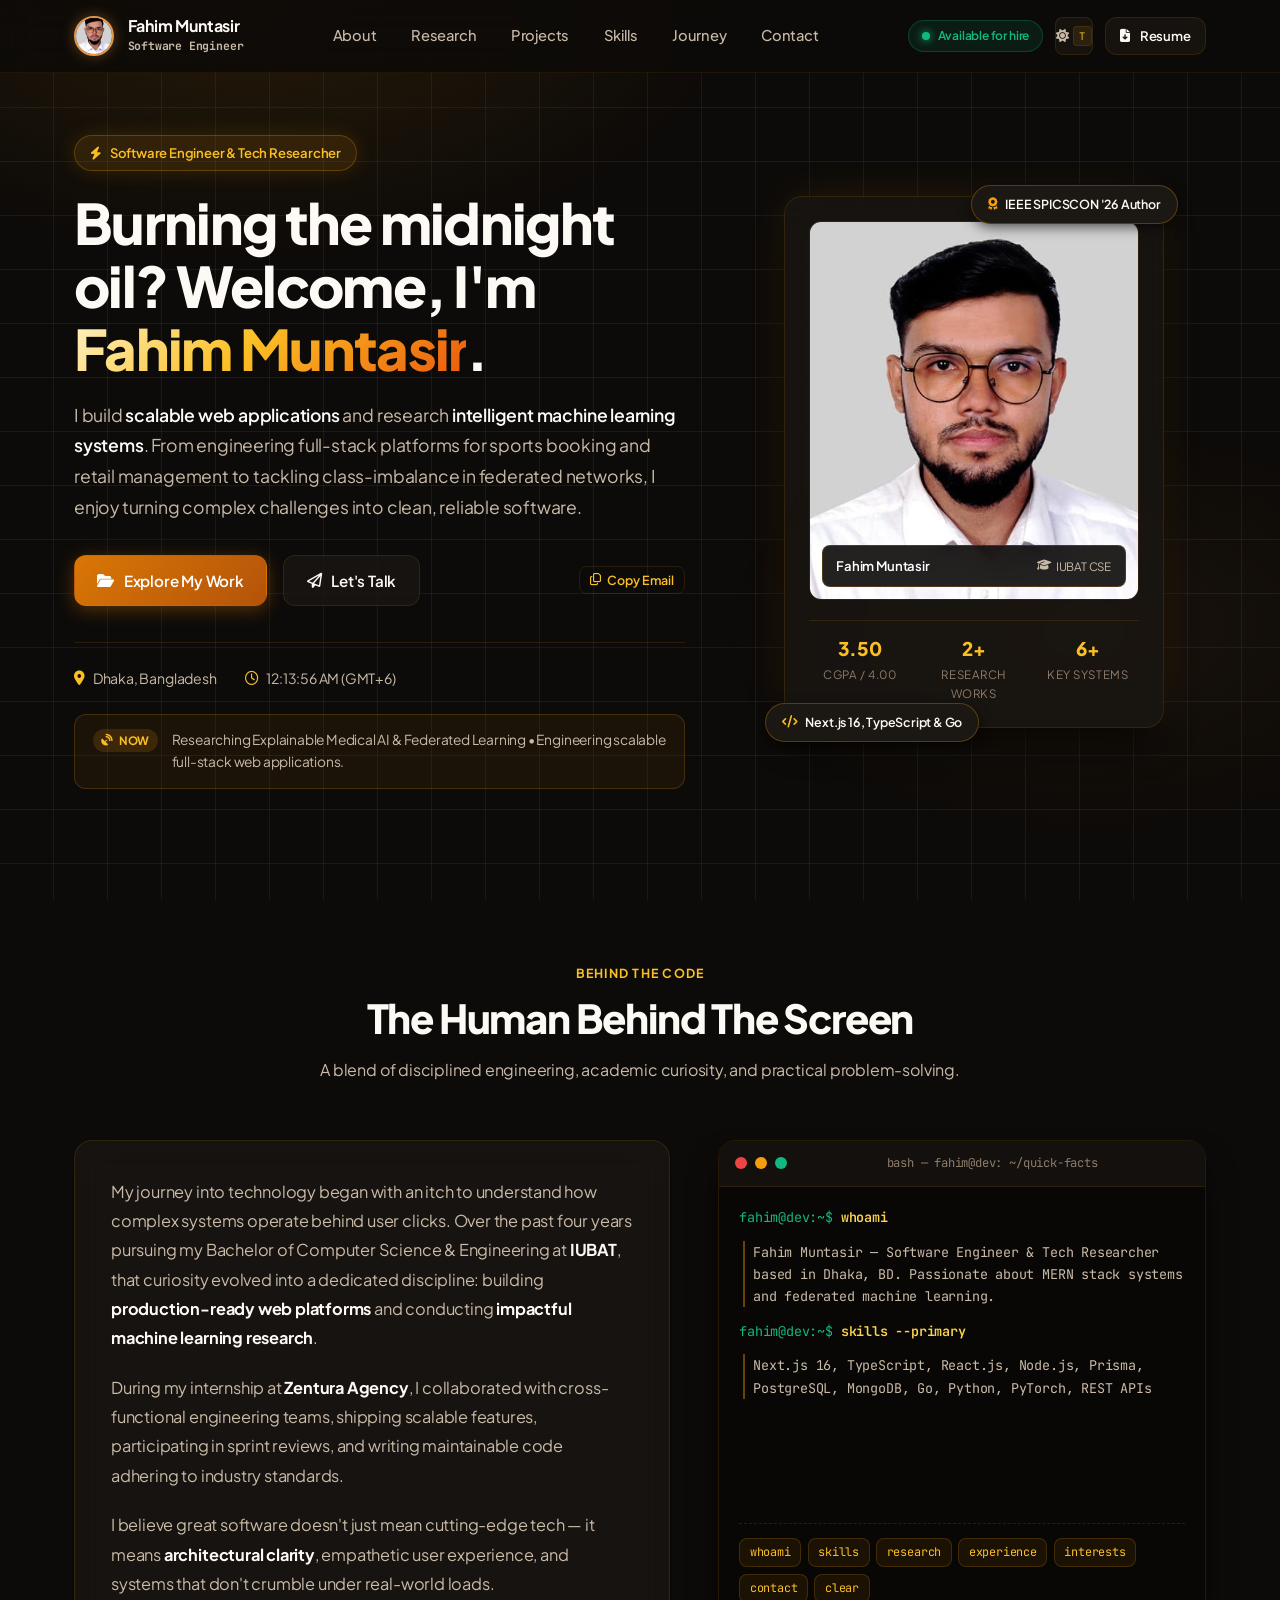
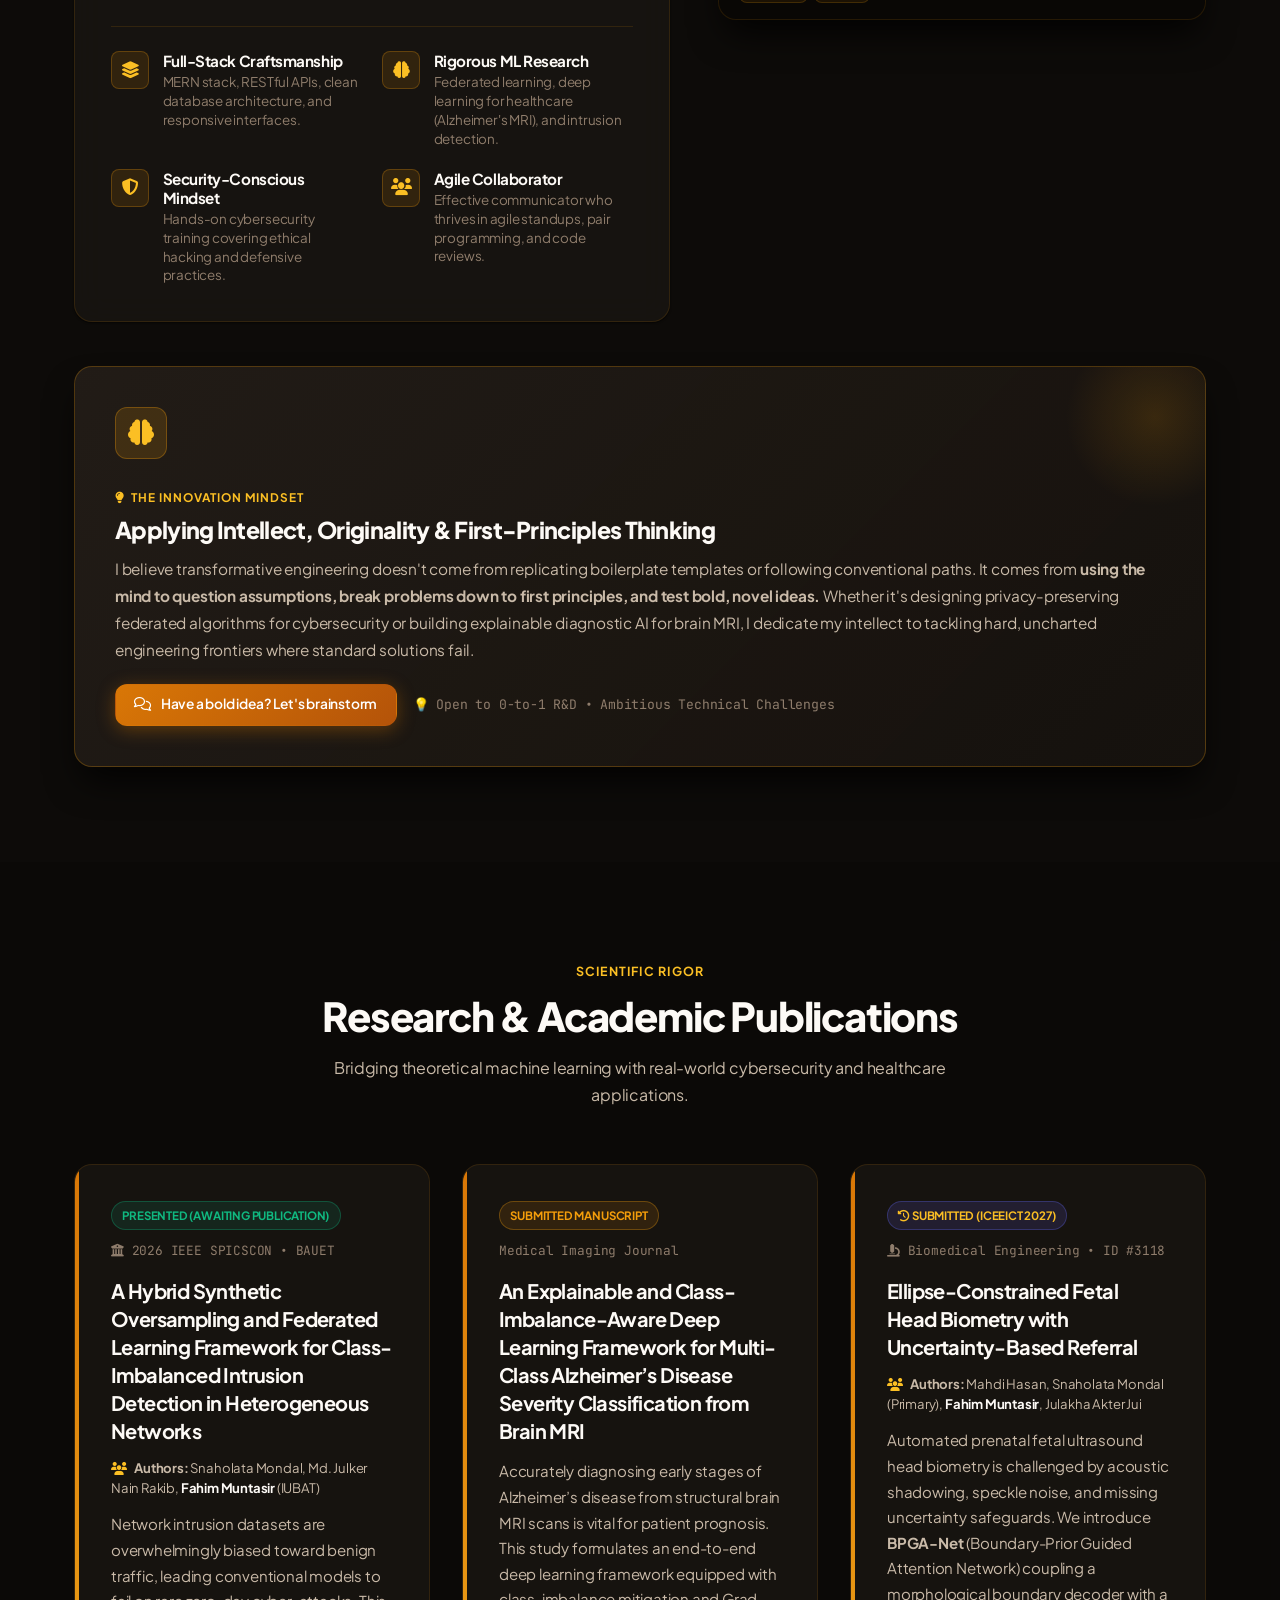
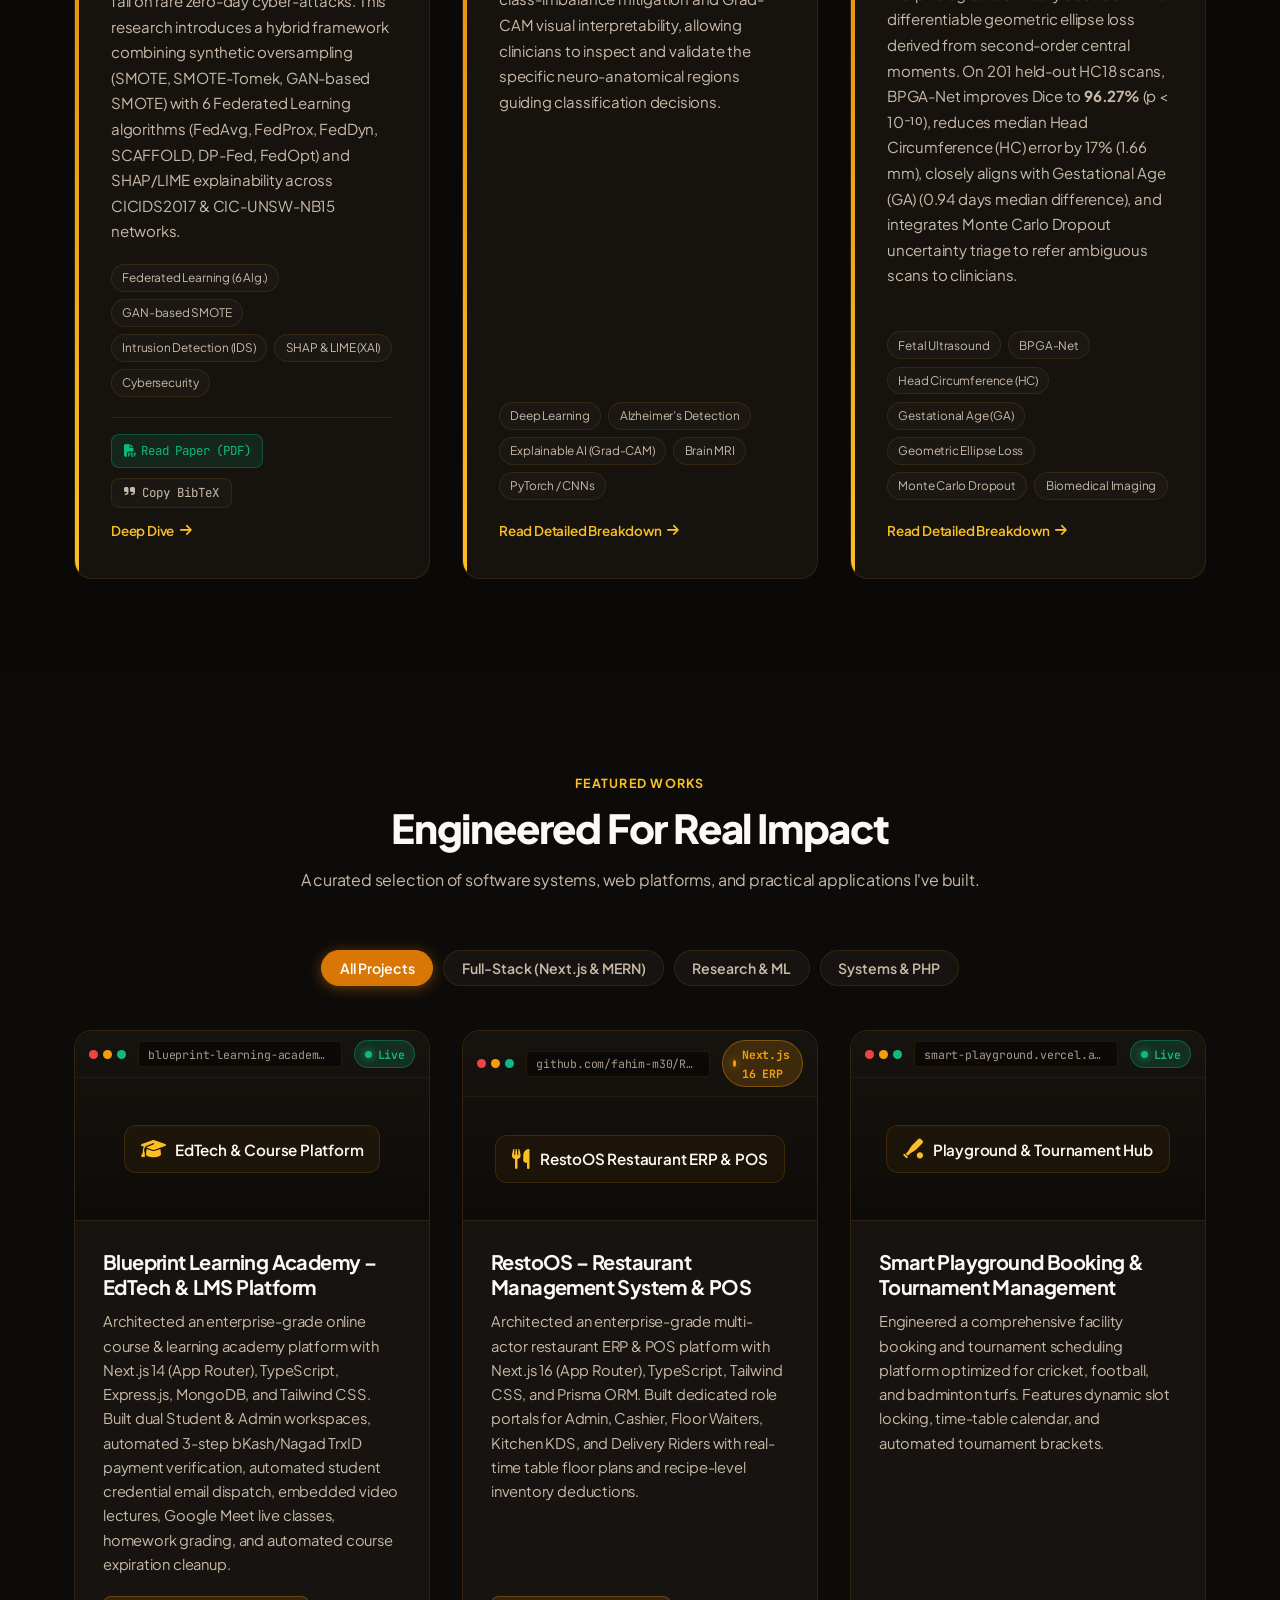
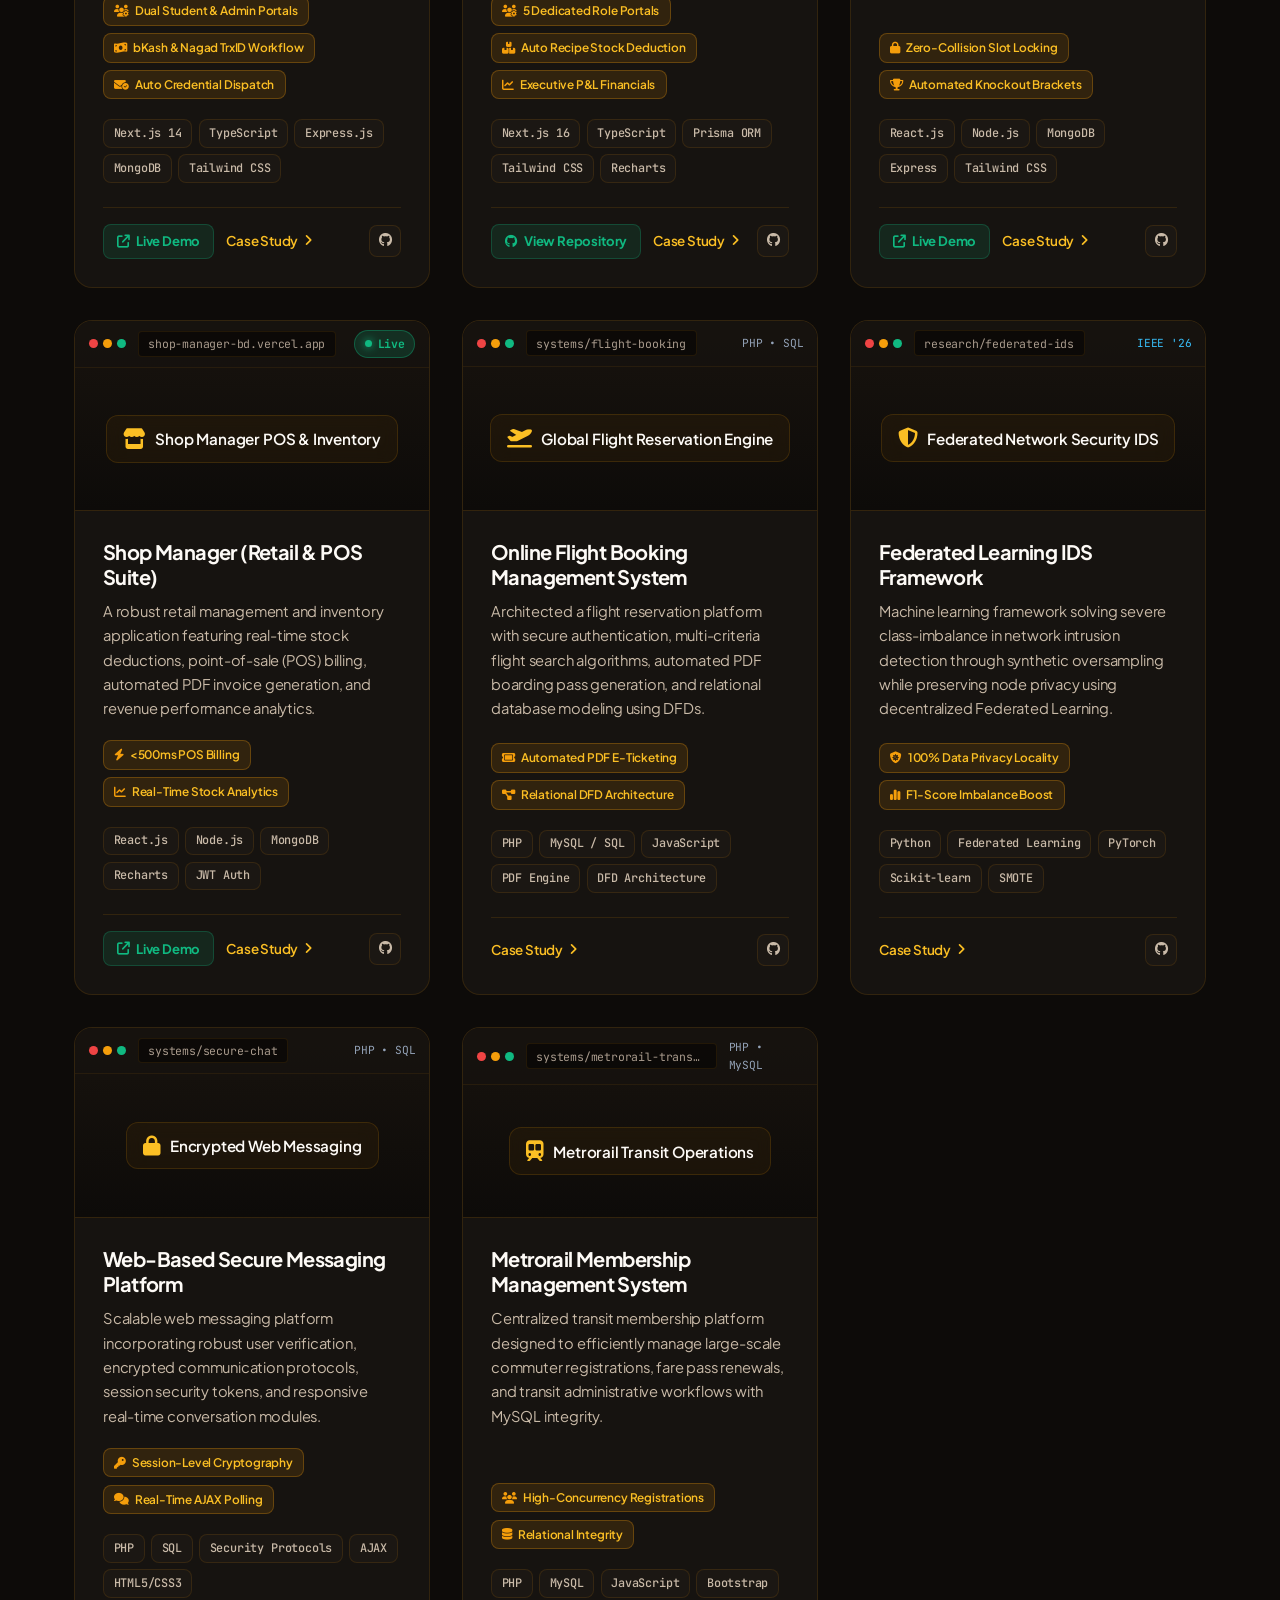
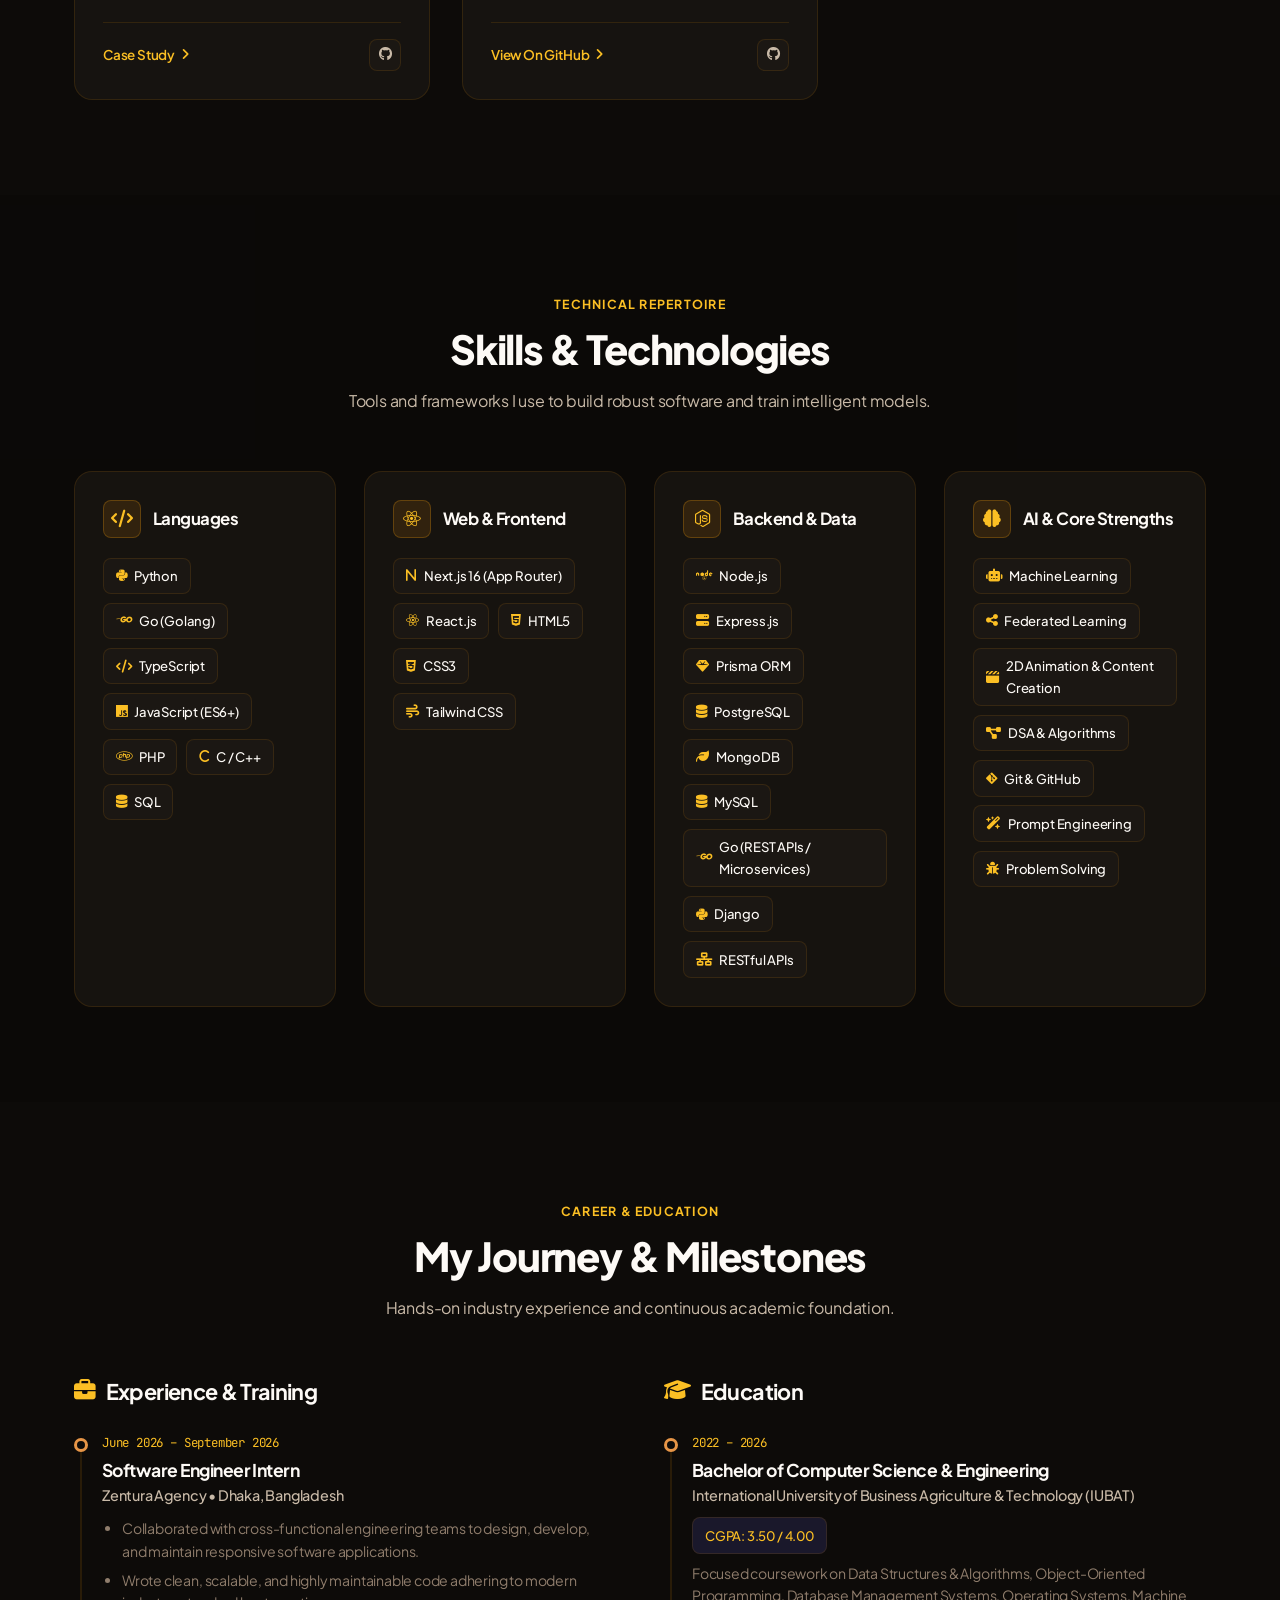
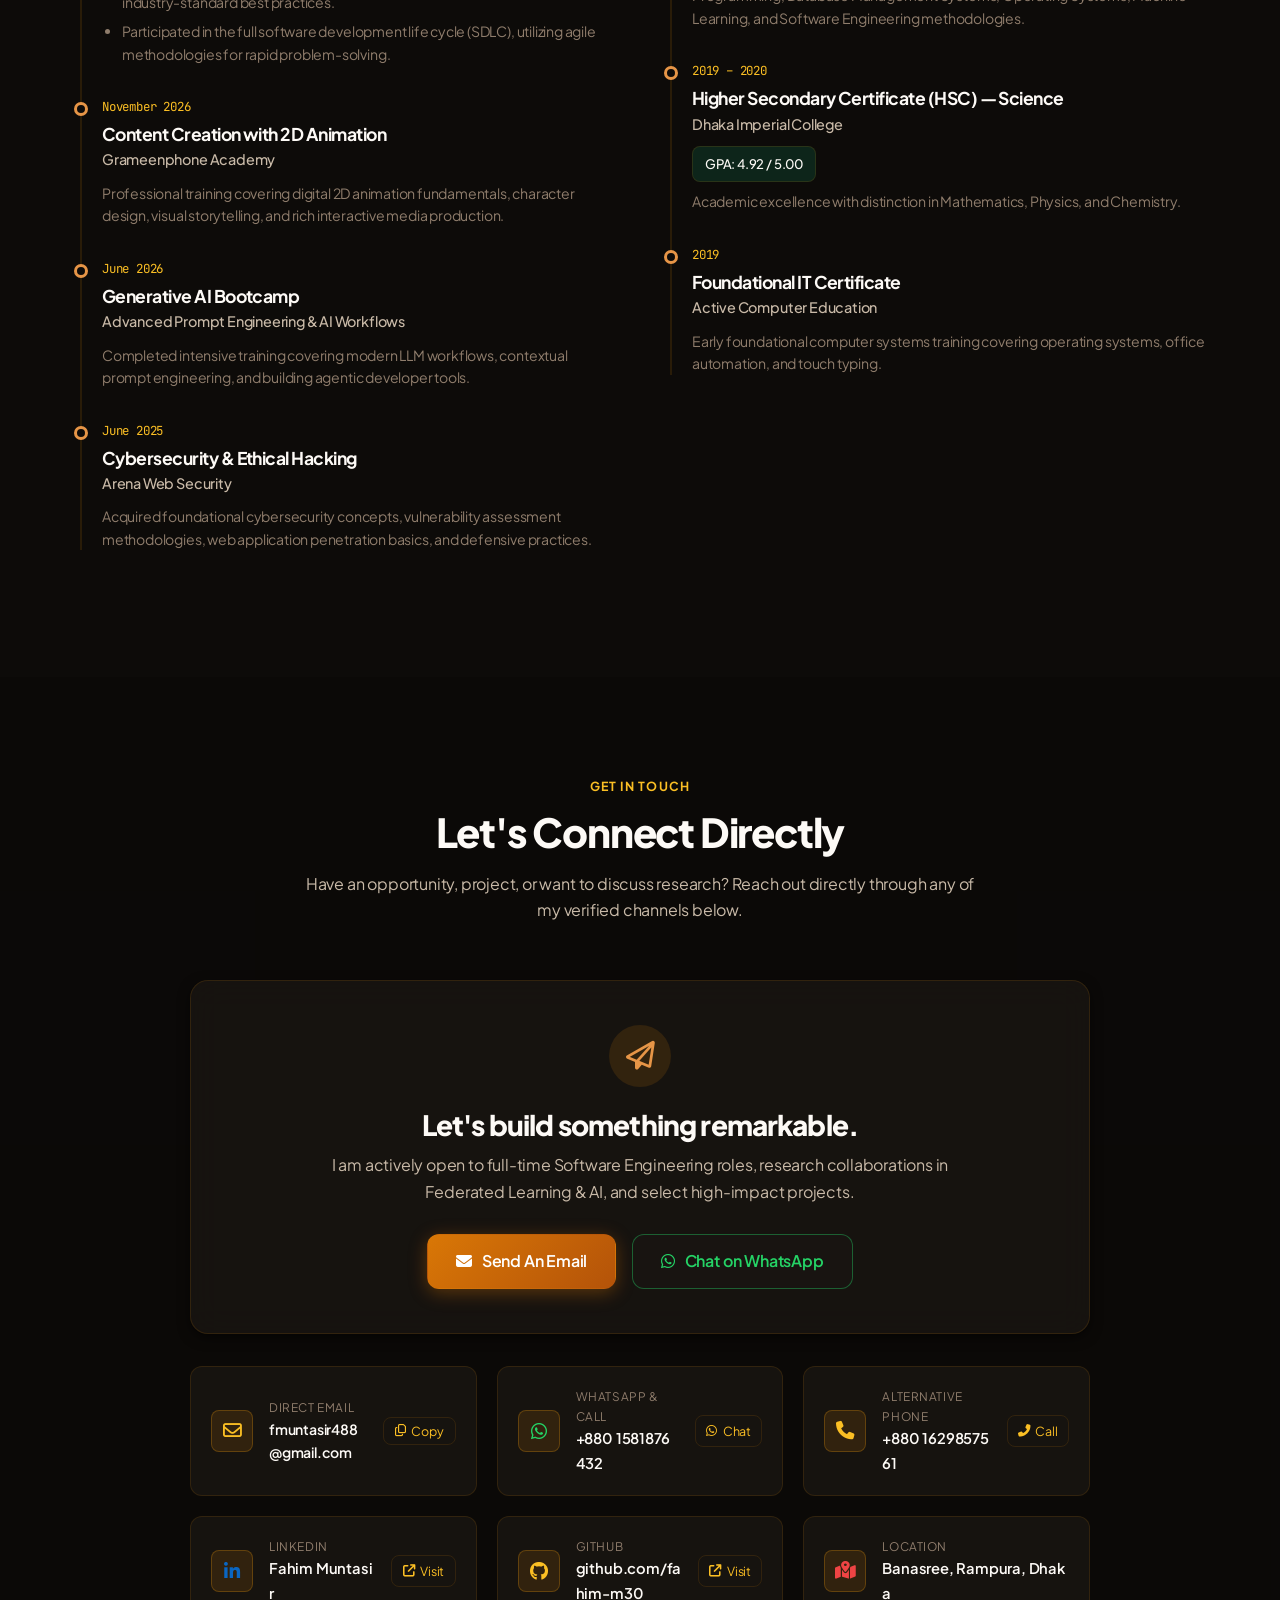
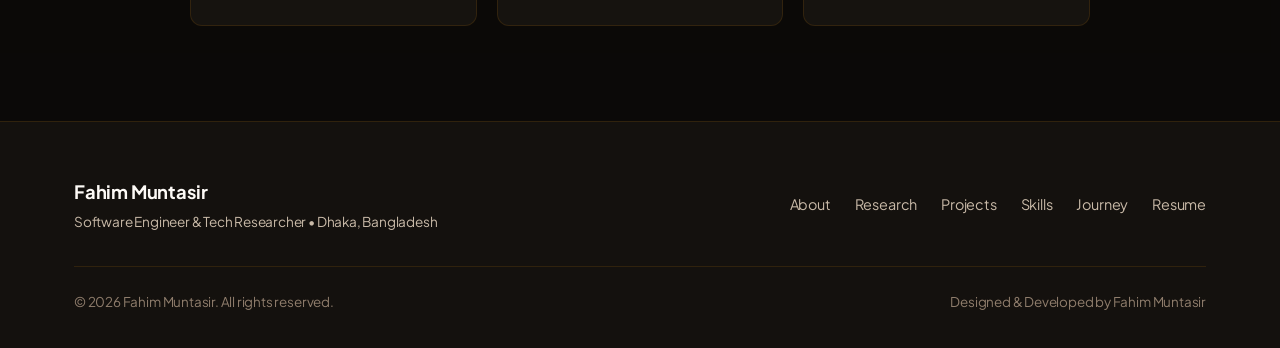
<file: index.html>
<!DOCTYPE html>
<html lang="en" data-theme="dark">
<head>
  <meta charset="UTF-8">
  <meta name="viewport" content="width=device-width, initial-scale=1.0">
  <meta http-equiv="X-UA-Compatible" content="ie=edge">
  
  <title>Fahim Muntasir | Software Engineer & Tech Researcher</title>
  <meta name="description" content="Portfolio of Fahim Muntasir — Software Engineer and Tech Researcher based in Dhaka, Bangladesh. MERN Stack, Scalable Web Systems, Federated Learning & Medical AI.">
  <meta name="keywords" content="Fahim Muntasir, Software Engineer, Web Developer, MERN Stack, React, Node.js, Federated Learning, Python, Dhaka Bangladesh">
  <meta name="author" content="Fahim Muntasir">

  <!-- Open Graph / Meta -->
  <meta property="og:type" content="website">
  <meta property="og:title" content="Fahim Muntasir | Software Engineer & Tech Researcher">
  <meta property="og:description" content="Blending scalable MERN stack development with machine learning insights. Explore my software projects and academic research.">
  <meta property="og:image" content="assets/images/fahim.jpg">

  <!-- Favicon -->
  <link rel="icon" type="image/jpeg" href="assets/images/fahim.jpg">

  <!-- Google Fonts -->
  <link rel="preconnect" href="https://fonts.googleapis.com">
  <link rel="preconnect" href="https://fonts.gstatic.com" crossorigin>
  <link href="https://fonts.googleapis.com/css2?family=Inter:wght@300;400;500;600;700&family=JetBrains+Mono:wght@400;500;600&family=Plus+Jakarta+Sans:wght@500;600;700;800&display=swap" rel="stylesheet">

  <!-- FontAwesome Icons -->
  <link rel="stylesheet" href="https://cdnjs.cloudflare.com/ajax/libs/font-awesome/6.5.1/css/all.min.css">

  <!-- Custom Stylesheet with Cache-Buster -->
  <link rel="stylesheet" href="assets/css/style.css?v=espresso-luxury-9">
</head>
<body>

  <!-- Ambient background glow mesh -->
  <div class="bg-mesh"></div>

  <!-- Navigation -->
  <header class="navbar" id="navbar">
    <div class="container nav-container">
      <a href="#hero" class="nav-brand">
        <img src="assets/images/fahim.jpg" alt="Fahim Muntasir" class="brand-avatar">
        <div class="brand-text">
          <span class="brand-name">Fahim Muntasir</span>
          <span class="brand-title">Software Engineer</span>
        </div>
      </a>

      <nav>
        <ul class="nav-menu" id="nav-menu">
          <li><a href="#about" class="nav-link">About</a></li>
          <li><a href="#research" class="nav-link">Research</a></li>
          <li><a href="#projects" class="nav-link">Projects</a></li>
          <li><a href="#skills" class="nav-link">Skills</a></li>
          <li><a href="#experience" class="nav-link">Journey</a></li>
          <li><a href="#contact" class="nav-link">Contact</a></li>
        </ul>
      </nav>

      <div class="nav-actions">
        <div class="status-pill" title="Currently open to high-impact opportunities">
          <span class="status-dot"></span>
          <span>Available for hire</span>
        </div>

        <button class="theme-btn" id="theme-toggle" aria-label="Toggle Theme" title="Switch Theme (Shortcut: T)">
          <i class="fa-solid fa-sun"></i>
          <span class="kbd-shortcut">T</span>
        </button>

        <a href="resume.html" target="_blank" class="btn btn-outline" style="padding: 0.45rem 0.9rem; font-size: 0.82rem;">
          <i class="fa-solid fa-file-arrow-down"></i> Resume
        </a>

        <button class="mobile-toggle" id="mobile-toggle" aria-label="Toggle Navigation">
          <i class="fa-solid fa-bars"></i>
        </button>
      </div>
    </div>
  </header>

  <main>
    <!-- Hero Section -->
    <section class="hero-section" id="hero">
      <div class="container hero-grid">
        <div class="hero-content">
          <div class="hero-tag">
            <i class="fa-solid fa-bolt"></i>
            <span>Software Engineer &amp; Tech Researcher</span>
          </div>

          <h1 class="hero-title">
            <span id="hero-greeting">Hi, I'm</span> 
            <span class="text-gradient">Fahim Muntasir</span>.
          </h1>

          <p class="hero-desc">
            I build <strong>scalable web applications</strong> and research <strong>intelligent machine learning systems</strong>. From engineering full-stack platforms for sports booking and retail management to tackling class-imbalance in federated networks, I enjoy turning complex challenges into clean, reliable software.
          </p>

          <div class="hero-cta">
            <a href="#projects" class="btn btn-primary">
              <i class="fa-solid fa-folder-open"></i> Explore My Work
            </a>
            <a href="#contact" class="btn btn-outline">
              <i class="fa-regular fa-paper-plane"></i> Let's Talk
            </a>
            <button class="btn btn-outline copy-btn" data-copy="fmuntasir488@gmail.com" title="Copy email address">
              <i class="fa-regular fa-copy"></i> Copy Email
            </button>
          </div>

          <div class="hero-meta">
            <div class="meta-item">
              <i class="fa-solid fa-location-dot"></i>
              <span>Dhaka, Bangladesh</span>
            </div>
            <div class="meta-item">
              <i class="fa-regular fa-clock"></i>
              <span id="dhaka-clock">Loading local time...</span>
            </div>
          </div>

          <!-- Currently / Now Card -->
          <div class="now-card">
            <span class="now-tag"><i class="fa-solid fa-satellite-dish"></i> Now</span>
            <span>Researching Explainable Medical AI &amp; Federated Learning • Engineering scalable full-stack web applications.</span>
          </div>
        </div>

        <!-- Hero Portrait Presentation -->
        <div class="hero-card-wrapper">
          <div class="hero-card">
            <!-- Floating badges -->
            <div class="floating-pill pill-top-right">
              <i class="fa-solid fa-award" style="color: #f59e0b;"></i>
              <span>IEEE SPICSCON '26 Author</span>
            </div>
            
            <div class="floating-pill pill-bottom-left">
              <i class="fa-solid fa-code" style="color: var(--accent-primary-light);"></i>
              <span>Next.js 16, TypeScript &amp; Go</span>
            </div>

            <div class="card-img-container">
              <img src="assets/images/fahim.jpg" alt="Fahim Muntasir" class="card-img">
              <div class="card-img-badge">
                <span class="badge-role">Fahim Muntasir</span>
                <span class="badge-location"><i class="fa-solid fa-graduation-cap"></i> IUBAT CSE</span>
              </div>
            </div>

            <div class="card-stats">
              <div class="stat-item">
                <div class="stat-num">3.50</div>
                <div class="stat-label">CGPA / 4.00</div>
              </div>
              <div class="stat-item">
                <div class="stat-num">2+</div>
                <div class="stat-label">Research Works</div>
              </div>
              <div class="stat-item">
                <div class="stat-num">6+</div>
                <div class="stat-label">Key Systems</div>
              </div>
            </div>
          </div>
        </div>
      </div>
    </section>

    <!-- About Section -->
    <section class="section" id="about">
      <div class="container">
        <div class="section-header">
          <span class="section-tag">Behind the code</span>
          <h2 class="section-title">The Human Behind The Screen</h2>
          <p class="section-desc">A blend of disciplined engineering, academic curiosity, and practical problem-solving.</p>
        </div>

        <div class="about-grid">
          <div class="story-card">
            <p>
              My journey into technology began with an itch to understand how complex systems operate behind user clicks. Over the past four years pursuing my Bachelor of Computer Science &amp; Engineering at <strong>IUBAT</strong>, that curiosity evolved into a dedicated discipline: building <strong>production-ready web platforms</strong> and conducting <strong>impactful machine learning research</strong>.
            </p>
            <p>
              During my internship at <strong>Zentura Agency</strong>, I collaborated with cross-functional engineering teams, shipping scalable features, participating in sprint reviews, and writing maintainable code adhering to industry standards.
            </p>
            <p>
              I believe great software doesn't just mean cutting-edge tech — it means <strong>architectural clarity</strong>, empathetic user experience, and systems that don't crumble under real-world loads.
            </p>

            <div class="story-highlights">
              <div class="highlight-box">
                <div class="highlight-icon"><i class="fa-solid fa-layer-group"></i></div>
                <div class="highlight-info">
                  <h4>Full-Stack Craftsmanship</h4>
                  <p>MERN stack, RESTful APIs, clean database architecture, and responsive interfaces.</p>
                </div>
              </div>

              <div class="highlight-box">
                <div class="highlight-icon"><i class="fa-solid fa-brain"></i></div>
                <div class="highlight-info">
                  <h4>Rigorous ML Research</h4>
                  <p>Federated learning, deep learning for healthcare (Alzheimer's MRI), and intrusion detection.</p>
                </div>
              </div>

              <div class="highlight-box">
                <div class="highlight-icon"><i class="fa-solid fa-shield-halved"></i></div>
                <div class="highlight-info">
                  <h4>Security-Conscious Mindset</h4>
                  <p>Hands-on cybersecurity training covering ethical hacking and defensive practices.</p>
                </div>
              </div>

              <div class="highlight-box">
                <div class="highlight-icon"><i class="fa-solid fa-users"></i></div>
                <div class="highlight-info">
                  <h4>Agile Collaborator</h4>
                  <p>Effective communicator who thrives in agile standups, pair programming, and code reviews.</p>
                </div>
              </div>
            </div>
          </div>

          <!-- Interactive Terminal Card -->
          <div class="terminal-card">
            <div class="terminal-header">
              <span class="terminal-dot dot-red"></span>
              <span class="terminal-dot dot-yellow"></span>
              <span class="terminal-dot dot-green"></span>
              <span class="terminal-title">bash — fahim@dev: ~/quick-facts</span>
            </div>

            <div class="terminal-body" id="terminal-body">
              <div class="term-line">
                <span class="term-prompt">fahim@dev:~$</span> <span class="term-cmd">whoami</span>
              </div>
              <div class="term-output">
                Fahim Muntasir — Software Engineer &amp; Tech Researcher based in Dhaka, BD. Passionate about MERN stack systems and federated machine learning.
              </div>
              <div class="term-line">
                <span class="term-prompt">fahim@dev:~$</span> <span class="term-cmd">skills --primary</span>
              </div>
              <div class="term-output">
                Next.js 16, TypeScript, React.js, Node.js, Prisma, PostgreSQL, MongoDB, Go, Python, PyTorch, REST APIs
              </div>
            </div>

            <div style="padding: 0 1.25rem 1rem 1.25rem;">
              <div class="term-chips">
                <span class="term-chip" data-cmd="whoami">whoami</span>
                <span class="term-chip" data-cmd="skills">skills</span>
                <span class="term-chip" data-cmd="research">research</span>
                <span class="term-chip" data-cmd="experience">experience</span>
                <span class="term-chip" data-cmd="interests">interests</span>
                <span class="term-chip" data-cmd="contact">contact</span>
                <span class="term-chip" data-cmd="clear">clear</span>
              </div>
            </div>
          </div>
        </div>

        <!-- The Innovation Mindset Spotlight Card -->
        <div class="innovation-spotlight-card" style="margin-top: 2.75rem; background: linear-gradient(135deg, rgba(38, 31, 25, 0.85) 0%, rgba(22, 18, 14, 0.95) 100%); border: 1px solid rgba(245, 158, 11, 0.25); border-radius: var(--radius-lg); padding: 2.5rem; position: relative; overflow: hidden; box-shadow: var(--shadow-xl);">
          <div style="position: absolute; top: -40px; right: -40px; width: 180px; height: 180px; background: radial-gradient(circle, rgba(245, 158, 11, 0.15) 0%, transparent 70%); pointer-events: none;"></div>
          
          <div style="display: flex; align-items: flex-start; gap: 1.5rem; flex-wrap: wrap;">
            <div style="width: 52px; height: 52px; border-radius: var(--radius-md); background: rgba(245, 158, 11, 0.15); color: #fbbf24; display: flex; align-items: center; justify-content: center; font-size: 1.6rem; flex-shrink: 0; border: 1px solid rgba(245, 158, 11, 0.3);">
              <i class="fa-solid fa-brain"></i>
            </div>
            
            <div style="flex-grow: 1; min-width: 280px;">
              <div style="display: inline-flex; align-items: center; gap: 0.4rem; font-size: 0.74rem; font-weight: 700; text-transform: uppercase; letter-spacing: 0.08em; color: #fbbf24; margin-bottom: 0.45rem;">
                <i class="fa-solid fa-lightbulb"></i> The Innovation Mindset
              </div>
              
              <h3 style="font-size: 1.45rem; font-weight: 800; margin-bottom: 0.75rem; color: #fdfaf6;">
                Applying Intellect, Originality &amp; First-Principles Thinking
              </h3>
              
              <p style="color: var(--text-secondary); font-size: 0.96rem; line-height: 1.75; margin-bottom: 1.25rem;">
                I believe transformative engineering doesn't come from replicating boilerplate templates or following conventional paths. It comes from <strong>using the mind to question assumptions, break problems down to first principles, and test bold, novel ideas.</strong> Whether it's designing privacy-preserving federated algorithms for cybersecurity or building explainable diagnostic AI for brain MRI, I dedicate my intellect to tackling hard, uncharted engineering frontiers where standard solutions fail.
              </p>
              
              <div style="display: flex; gap: 1rem; align-items: center; flex-wrap: wrap;">
                <a href="#contact" class="btn btn-primary" style="padding: 0.55rem 1.15rem; font-size: 0.86rem;">
                  <i class="fa-regular fa-comments"></i> Have a bold idea? Let's brainstorm
                </a>
                <span style="font-size: 0.82rem; color: var(--text-muted); font-family: var(--font-mono);">
                  💡 Open to 0-to-1 R&amp;D &bull; Ambitious Technical Challenges
                </span>
              </div>
            </div>
          </div>
        </div>
      </div>
    </section>

    <!-- Research & Publications Section -->
    <section class="section" id="research" style="background-color: rgba(0, 0, 0, 0.15);">
      <div class="container">
        <div class="section-header">
          <span class="section-tag">Scientific rigor</span>
          <h2 class="section-title">Research &amp; Academic Publications</h2>
          <p class="section-desc">Bridging theoretical machine learning with real-world cybersecurity and healthcare applications.</p>
        </div>

        <div class="research-grid">
          <!-- Publication 1 -->
          <div class="research-card">
            <div class="research-badge-row">
              <span class="pub-status status-presented">Presented (Awaiting Publication)</span>
              <span class="research-venue"><i class="fa-solid fa-building-columns"></i> 2026 IEEE SPICSCON &bull; BAUET</span>
            </div>
            
            <h3 class="research-title">
              A Hybrid Synthetic Oversampling and Federated Learning Framework for Class-Imbalanced Intrusion Detection in Heterogeneous Networks
            </h3>

            <div style="font-size: 0.82rem; color: var(--text-secondary); margin-bottom: 0.85rem; line-height: 1.5;">
              <i class="fa-solid fa-users" style="color: var(--accent-primary-light); margin-right: 0.35rem;"></i>
              <strong>Authors:</strong> Snaholata Mondal, Md. Julker Nain Rakib, <strong style="color: var(--text-primary);">Fahim Muntasir</strong> (IUBAT)
            </div>

            <p class="research-summary">
              Network intrusion datasets are overwhelmingly biased toward benign traffic, leading conventional models to fail on rare zero-day cyber-attacks. This research introduces a hybrid framework combining synthetic oversampling (SMOTE, SMOTE-Tomek, GAN-based SMOTE) with 6 Federated Learning algorithms (FedAvg, FedProx, FedDyn, SCAFFOLD, DP-Fed, FedOpt) and SHAP/LIME explainability across CICIDS2017 &amp; CIC-UNSW-NB15 networks.
            </p>

            <div class="research-tags">
              <span class="tag-pill">Federated Learning (6 Alg.)</span>
              <span class="tag-pill">GAN-based SMOTE</span>
              <span class="tag-pill">Intrusion Detection (IDS)</span>
              <span class="tag-pill">SHAP &amp; LIME (XAI)</span>
              <span class="tag-pill">Cybersecurity</span>
            </div>

            <div class="research-actions">
              <div style="display: flex; gap: 0.6rem; flex-wrap: wrap;">
                <a href="assets/papers/ieee-spicscon-2026-federated-ids.pdf" target="_blank" class="bibtex-btn" style="background: rgba(16, 185, 129, 0.12); color: #10b981; border-color: rgba(16, 185, 129, 0.3);" title="Read Full Published Paper PDF" rel="noopener">
                  <i class="fa-solid fa-file-pdf"></i> Read Paper (PDF)
                </a>
                <button class="bibtex-btn" title="Copy BibTeX Citation for IEEE SPICSCON 2026">
                  <i class="fa-solid fa-quote-right"></i> Copy BibTeX
                </button>
              </div>
              <a href="javascript:void(0)" class="research-link btn-details" data-project="federated-ids">
                Deep Dive <i class="fa-solid fa-arrow-right"></i>
              </a>
            </div>
          </div>

          <!-- Publication 2 -->
          <div class="research-card">
            <div class="research-badge-row">
              <span class="pub-status status-submitted">Submitted Manuscript</span>
              <span class="research-venue">Medical Imaging Journal</span>
            </div>

            <h3 class="research-title">
              An Explainable and Class-Imbalance-Aware Deep Learning Framework for Multi-Class Alzheimer’s Disease Severity Classification from Brain MRI
            </h3>

            <p class="research-summary">
              Accurately diagnosing early stages of Alzheimer’s disease from structural brain MRI scans is vital for patient prognosis. This study formulates an end-to-end deep learning framework equipped with class-imbalance mitigation and Grad-CAM visual interpretability, allowing clinicians to inspect and validate the specific neuro-anatomical regions guiding classification decisions.
            </p>

            <div class="research-tags">
              <span class="tag-pill">Deep Learning</span>
              <span class="tag-pill">Alzheimer’s Detection</span>
              <span class="tag-pill">Explainable AI (Grad-CAM)</span>
              <span class="tag-pill">Brain MRI</span>
              <span class="tag-pill">PyTorch / CNNs</span>
            </div>

            <a href="javascript:void(0)" class="research-link btn-details" data-project="alzheimer-mri">
              Read Detailed Breakdown <i class="fa-solid fa-arrow-right"></i>
            </a>
          </div>

          <!-- Publication 3: ICEEICT 2027 Fetal Ultrasound Biometry -->
          <div class="research-card">
            <div class="research-badge-row">
              <span class="pub-status status-submitted" style="background: rgba(99, 102, 241, 0.15); color: var(--accent-primary-light); border: 1px solid rgba(99, 102, 241, 0.3);">
                <i class="fa-solid fa-clock-rotate-left"></i> Submitted (ICEEICT 2027)
              </span>
              <span class="research-venue"><i class="fa-solid fa-microscope"></i> Biomedical Engineering &bull; ID #3118</span>
            </div>

            <h3 class="research-title">
              Ellipse-Constrained Fetal Head Biometry with Uncertainty-Based Referral
            </h3>

            <div style="font-size: 0.82rem; color: var(--text-secondary); margin-bottom: 0.85rem; line-height: 1.5;">
              <i class="fa-solid fa-users" style="color: var(--accent-primary-light); margin-right: 0.35rem;"></i>
              <strong>Authors:</strong> Mahdi Hasan, Snaholata Mondal (Primary), <strong style="color: var(--text-primary);">Fahim Muntasir</strong>, Julakha Akter Jui
            </div>

            <p class="research-summary">
              Automated prenatal fetal ultrasound head biometry is challenged by acoustic shadowing, speckle noise, and missing uncertainty safeguards. We introduce <strong>BPGA-Net</strong> (Boundary-Prior Guided Attention Network) coupling a morphological boundary decoder with a differentiable geometric ellipse loss derived from second-order central moments. On 201 held-out HC18 scans, BPGA-Net improves Dice to <strong>96.27%</strong> (p &lt; 10⁻¹⁰), reduces median Head Circumference (HC) error by 17% (1.66 mm), closely aligns with Gestational Age (GA) (0.94 days median difference), and integrates Monte Carlo Dropout uncertainty triage to refer ambiguous scans to clinicians.
            </p>

            <div class="research-tags">
              <span class="tag-pill">Fetal Ultrasound</span>
              <span class="tag-pill">BPGA-Net</span>
              <span class="tag-pill">Head Circumference (HC)</span>
              <span class="tag-pill">Gestational Age (GA)</span>
              <span class="tag-pill">Geometric Ellipse Loss</span>
              <span class="tag-pill">Monte Carlo Dropout</span>
              <span class="tag-pill">Biomedical Imaging</span>
            </div>

            <a href="javascript:void(0)" class="research-link btn-details" data-project="fetal-head-biometry">
              Read Detailed Breakdown <i class="fa-solid fa-arrow-right"></i>
            </a>
          </div>
        </div>
      </div>
    </section>

    <!-- Projects Section -->
    <section class="section" id="projects">
      <div class="container">
        <div class="section-header">
          <span class="section-tag">Featured works</span>
          <h2 class="section-title">Engineered For Real Impact</h2>
          <p class="section-desc">A curated selection of software systems, web platforms, and practical applications I've built.</p>
        </div>

        <!-- Filter Tabs -->
        <div class="filter-tabs">
          <button class="filter-btn active" data-filter="all">All Projects</button>
          <button class="filter-btn" data-filter="mern">Full-Stack (Next.js &amp; MERN)</button>
          <button class="filter-btn" data-filter="research">Research &amp; ML</button>
          <button class="filter-btn" data-filter="systems">Systems &amp; PHP</button>
        </div>

        <div class="projects-grid" id="projects-grid">

          <!-- Project: Blueprint Learning Academy -->
          <div class="spotlight-card" data-category="mern">
            <div class="browser-mockup">
              <div class="browser-bar">
                <div class="browser-dots">
                  <span style="background: #ef4444;"></span>
                  <span style="background: #f59e0b;"></span>
                  <span style="background: #10b981;"></span>
                </div>
                <div class="browser-url">blueprint-learning-academy.vercel.app</div>
                <a href="https://blueprint-learning-academy.vercel.app" target="_blank" rel="noopener" style="margin-left: auto; font-size: 0.72rem; font-weight: 700; padding: 0.2rem 0.6rem; border-radius: var(--radius-full); background: rgba(16, 185, 129, 0.18); color: #10b981; border: 1px solid rgba(16, 185, 129, 0.35); display: inline-flex; align-items: center; gap: 0.35rem; text-decoration: none;">
                  <span style="width: 7px; height: 7px; border-radius: 50%; background: #10b981; box-shadow: 0 0 8px #10b981;"></span> Live
                </a>
              </div>
              <div class="browser-canvas">
                <div class="mockup-preview-badge">
                  <i class="fa-solid fa-graduation-cap"></i>
                  <span>EdTech &amp; Course Platform</span>
                </div>
              </div>
            </div>
            <div class="project-body">
              <h3 class="project-title">Blueprint Learning Academy – EdTech &amp; LMS Platform</h3>
              <p class="project-desc">
                Architected an enterprise-grade online course &amp; learning academy platform with Next.js 14 (App Router), TypeScript, Express.js, MongoDB, and Tailwind CSS. Built dual Student &amp; Admin workspaces, automated 3-step bKash/Nagad TrxID payment verification, automated student credential email dispatch, embedded video lectures, Google Meet live classes, homework grading, and automated course expiration cleanup.
              </p>
              <div class="project-metrics">
                <span class="metric-pill"><i class="fa-solid fa-users-gear"></i> Dual Student &amp; Admin Portals</span>
                <span class="metric-pill"><i class="fa-solid fa-money-bill-wave"></i> bKash &amp; Nagad TrxID Workflow</span>
                <span class="metric-pill"><i class="fa-solid fa-envelope-circle-check"></i> Auto Credential Dispatch</span>
              </div>
              <div class="project-tech">
                <span class="tech-chip">Next.js 14</span>
                <span class="tech-chip">TypeScript</span>
                <span class="tech-chip">Express.js</span>
                <span class="tech-chip">MongoDB</span>
                <span class="tech-chip">Tailwind CSS</span>
              </div>
              <div class="project-actions">
                <div style="display: flex; align-items: center; gap: 0.75rem;">
                  <a href="https://blueprint-learning-academy.vercel.app" target="_blank" class="btn-live-preview" rel="noopener">
                    <i class="fa-solid fa-arrow-up-right-from-square"></i> Live Demo
                  </a>
                  <a href="javascript:void(0)" class="btn-details" data-project="blueprint">
                    Case Study <i class="fa-solid fa-angle-right"></i>
                  </a>
                </div>
                <div class="action-links">
                  <a href="https://github.com/fahim-m30/Blueprint-Learning-Academy" target="_blank" class="action-icon" title="View Source Code" rel="noopener">
                    <i class="fa-brands fa-github"></i>
                  </a>
                </div>
              </div>
            </div>
          </div>

          <!-- Project 0: RestoOS Restaurant ERP & POS -->
          <div class="spotlight-card" data-category="mern">
            <div class="browser-mockup">
              <div class="browser-bar">
                <div class="browser-dots">
                  <span style="background: #ef4444;"></span>
                  <span style="background: #f59e0b;"></span>
                  <span style="background: #10b981;"></span>
                </div>
                <div class="browser-url">github.com/fahim-m30/Restaurant-Management-System</div>
                <a href="https://github.com/fahim-m30/Restaurant-Management-System" target="_blank" rel="noopener" style="margin-left: auto; font-size: 0.72rem; font-weight: 700; padding: 0.2rem 0.6rem; border-radius: var(--radius-full); background: rgba(245, 158, 11, 0.18); color: #f59e0b; border: 1px solid rgba(245, 158, 11, 0.35); display: inline-flex; align-items: center; gap: 0.35rem; text-decoration: none;">
                  <span style="width: 7px; height: 7px; border-radius: 50%; background: #f59e0b; box-shadow: 0 0 8px #f59e0b;"></span> Next.js 16 ERP
                </a>
              </div>
              <div class="browser-canvas">
                <div class="mockup-preview-badge">
                  <i class="fa-solid fa-utensils"></i>
                  <span>RestoOS Restaurant ERP &amp; POS</span>
                </div>
              </div>
            </div>
            <div class="project-body">
              <h3 class="project-title">RestoOS – Restaurant Management System &amp; POS</h3>
              <p class="project-desc">
                Architected an enterprise-grade multi-actor restaurant ERP &amp; POS platform with Next.js 16 (App Router), TypeScript, Tailwind CSS, and Prisma ORM. Built dedicated role portals for Admin, Cashier, Floor Waiters, Kitchen KDS, and Delivery Riders with real-time table floor plans and recipe-level inventory deductions.
              </p>
              <div class="project-metrics">
                <span class="metric-pill"><i class="fa-solid fa-users-gear"></i> 5 Dedicated Role Portals</span>
                <span class="metric-pill"><i class="fa-solid fa-boxes-stacked"></i> Auto Recipe Stock Deduction</span>
                <span class="metric-pill"><i class="fa-solid fa-chart-line"></i> Executive P&amp;L Financials</span>
              </div>
              <div class="project-tech">
                <span class="tech-chip">Next.js 16</span>
                <span class="tech-chip">TypeScript</span>
                <span class="tech-chip">Prisma ORM</span>
                <span class="tech-chip">Tailwind CSS</span>
                <span class="tech-chip">Recharts</span>
              </div>
              <div class="project-actions">
                <div style="display: flex; align-items: center; gap: 0.75rem;">
                  <a href="https://github.com/fahim-m30/Restaurant-Management-System" target="_blank" class="btn-live-preview" rel="noopener">
                    <i class="fa-brands fa-github"></i> View Repository
                  </a>
                  <a href="javascript:void(0)" class="btn-details" data-project="restoos">
                    Case Study <i class="fa-solid fa-angle-right"></i>
                  </a>
                </div>
                <div class="action-links">
                  <a href="https://github.com/fahim-m30/Restaurant-Management-System" target="_blank" class="action-icon" title="View Source Code" rel="noopener">
                    <i class="fa-brands fa-github"></i>
                  </a>
                </div>
              </div>
            </div>
          </div>

          <!-- Project 1: Smart Playground -->
          <div class="spotlight-card" data-category="mern">
            <div class="browser-mockup">
              <div class="browser-bar">
                <div class="browser-dots">
                  <span style="background: #ef4444;"></span>
                  <span style="background: #f59e0b;"></span>
                  <span style="background: #10b981;"></span>
                </div>
                <div class="browser-url">smart-playground.vercel.app</div>
                <a href="https://smart-playground-booking-tournament.vercel.app/login.html" target="_blank" rel="noopener" style="margin-left: auto; font-size: 0.72rem; font-weight: 700; padding: 0.2rem 0.6rem; border-radius: var(--radius-full); background: rgba(16, 185, 129, 0.18); color: #10b981; border: 1px solid rgba(16, 185, 129, 0.35); display: inline-flex; align-items: center; gap: 0.35rem; text-decoration: none;">
                  <span style="width: 7px; height: 7px; border-radius: 50%; background: #10b981; box-shadow: 0 0 8px #10b981;"></span> Live
                </a>
              </div>
              <div class="browser-canvas">
                <div class="mockup-preview-badge">
                  <i class="fa-solid fa-baseball-bat-ball"></i>
                  <span>Playground &amp; Tournament Hub</span>
                </div>
              </div>
            </div>
            <div class="project-body">
              <h3 class="project-title">Smart Playground Booking &amp; Tournament Management</h3>
              <p class="project-desc">
                Engineered a comprehensive facility booking and tournament scheduling platform optimized for cricket, football, and badminton turfs. Features dynamic slot locking, time-table calendar, and automated tournament brackets.
              </p>
              <div class="project-metrics">
                <span class="metric-pill"><i class="fa-solid fa-lock"></i> Zero-Collision Slot Locking</span>
                <span class="metric-pill"><i class="fa-solid fa-trophy"></i> Automated Knockout Brackets</span>
              </div>
              <div class="project-tech">
                <span class="tech-chip">React.js</span>
                <span class="tech-chip">Node.js</span>
                <span class="tech-chip">MongoDB</span>
                <span class="tech-chip">Express</span>
                <span class="tech-chip">Tailwind CSS</span>
              </div>
              <div class="project-actions">
                <div style="display: flex; align-items: center; gap: 0.75rem;">
                  <a href="https://smart-playground-booking-tournament.vercel.app/login.html" target="_blank" class="btn-live-preview" rel="noopener">
                    <i class="fa-solid fa-arrow-up-right-from-square"></i> Live Demo
                  </a>
                  <a href="javascript:void(0)" class="btn-details" data-project="playground">
                    Case Study <i class="fa-solid fa-angle-right"></i>
                  </a>
                </div>
                <div class="action-links">
                  <a href="https://github.com/fahim-m30" target="_blank" class="action-icon" title="View Source Code" rel="noopener">
                    <i class="fa-brands fa-github"></i>
                  </a>
                </div>
              </div>
            </div>
          </div>

          <!-- Project 2: Shop Manager -->
          <div class="spotlight-card" data-category="mern">
            <div class="browser-mockup">
              <div class="browser-bar">
                <div class="browser-dots">
                  <span style="background: #ef4444;"></span>
                  <span style="background: #f59e0b;"></span>
                  <span style="background: #10b981;"></span>
                </div>
                <div class="browser-url">shop-manager-bd.vercel.app</div>
                <a href="https://shop-manager-bd.vercel.app/" target="_blank" rel="noopener" style="margin-left: auto; font-size: 0.72rem; font-weight: 700; padding: 0.2rem 0.6rem; border-radius: var(--radius-full); background: rgba(16, 185, 129, 0.18); color: #10b981; border: 1px solid rgba(16, 185, 129, 0.35); display: inline-flex; align-items: center; gap: 0.35rem; text-decoration: none;">
                  <span style="width: 7px; height: 7px; border-radius: 50%; background: #10b981; box-shadow: 0 0 8px #10b981;"></span> Live
                </a>
              </div>
              <div class="browser-canvas">
                <div class="mockup-preview-badge">
                  <i class="fa-solid fa-store"></i>
                  <span>Shop Manager POS &amp; Inventory</span>
                </div>
              </div>
            </div>
            <div class="project-body">
              <h3 class="project-title">Shop Manager (Retail &amp; POS Suite)</h3>
              <p class="project-desc">
                A robust retail management and inventory application featuring real-time stock deductions, point-of-sale (POS) billing, automated PDF invoice generation, and revenue performance analytics.
              </p>
              <div class="project-metrics">
                <span class="metric-pill"><i class="fa-solid fa-bolt"></i> &lt;500ms POS Billing</span>
                <span class="metric-pill"><i class="fa-solid fa-chart-line"></i> Real-Time Stock Analytics</span>
              </div>
              <div class="project-tech">
                <span class="tech-chip">React.js</span>
                <span class="tech-chip">Node.js</span>
                <span class="tech-chip">MongoDB</span>
                <span class="tech-chip">Recharts</span>
                <span class="tech-chip">JWT Auth</span>
              </div>
              <div class="project-actions">
                <div style="display: flex; align-items: center; gap: 0.75rem;">
                  <a href="https://shop-manager-bd.vercel.app/" target="_blank" class="btn-live-preview" rel="noopener">
                    <i class="fa-solid fa-arrow-up-right-from-square"></i> Live Demo
                  </a>
                  <a href="javascript:void(0)" class="btn-details" data-project="shop-manager">
                    Case Study <i class="fa-solid fa-angle-right"></i>
                  </a>
                </div>
                <div class="action-links">
                  <a href="https://github.com/fahim-m30" target="_blank" class="action-icon" title="View Source Code" rel="noopener">
                    <i class="fa-brands fa-github"></i>
                  </a>
                </div>
              </div>
            </div>
          </div>

          <!-- Project 3: Online Flight Booking -->
          <div class="spotlight-card" data-category="systems">
            <div class="browser-mockup">
              <div class="browser-bar">
                <div class="browser-dots">
                  <span style="background: #ef4444;"></span>
                  <span style="background: #f59e0b;"></span>
                  <span style="background: #10b981;"></span>
                </div>
                <div class="browser-url">systems/flight-booking</div>
                <span style="margin-left: auto; font-size: 0.7rem; font-family: var(--font-mono); color: #94a3b8;">PHP &bull; SQL</span>
              </div>
              <div class="browser-canvas">
                <div class="mockup-preview-badge">
                  <i class="fa-solid fa-plane-departure"></i>
                  <span>Global Flight Reservation Engine</span>
                </div>
              </div>
            </div>
            <div class="project-body">
              <h3 class="project-title">Online Flight Booking Management System</h3>
              <p class="project-desc">
                Architected a flight reservation platform with secure authentication, multi-criteria flight search algorithms, automated PDF boarding pass generation, and relational database modeling using DFDs.
              </p>
              <div class="project-metrics">
                <span class="metric-pill"><i class="fa-solid fa-ticket"></i> Automated PDF E-Ticketing</span>
                <span class="metric-pill"><i class="fa-solid fa-diagram-project"></i> Relational DFD Architecture</span>
              </div>
              <div class="project-tech">
                <span class="tech-chip">PHP</span>
                <span class="tech-chip">MySQL / SQL</span>
                <span class="tech-chip">JavaScript</span>
                <span class="tech-chip">PDF Engine</span>
                <span class="tech-chip">DFD Architecture</span>
              </div>
              <div class="project-actions">
                <a href="javascript:void(0)" class="btn-details" data-project="flight-booking">
                  Case Study <i class="fa-solid fa-angle-right"></i>
                </a>
                <div class="action-links">
                  <a href="https://github.com/fahim-m30" target="_blank" class="action-icon" title="View Source Code" rel="noopener">
                    <i class="fa-brands fa-github"></i>
                  </a>
                </div>
              </div>
            </div>
          </div>

          <!-- Project 4: Federated Intrusion Detection -->
          <div class="spotlight-card" data-category="research">
            <div class="browser-mockup">
              <div class="browser-bar">
                <div class="browser-dots">
                  <span style="background: #ef4444;"></span>
                  <span style="background: #f59e0b;"></span>
                  <span style="background: #10b981;"></span>
                </div>
                <div class="browser-url">research/federated-ids</div>
                <span style="margin-left: auto; font-size: 0.7rem; font-family: var(--font-mono); color: #38bdf8;">IEEE '26</span>
              </div>
              <div class="browser-canvas">
                <div class="mockup-preview-badge">
                  <i class="fa-solid fa-shield-halved"></i>
                  <span>Federated Network Security IDS</span>
                </div>
              </div>
            </div>
            <div class="project-body">
              <h3 class="project-title">Federated Learning IDS Framework</h3>
              <p class="project-desc">
                Machine learning framework solving severe class-imbalance in network intrusion detection through synthetic oversampling while preserving node privacy using decentralized Federated Learning.
              </p>
              <div class="project-metrics">
                <span class="metric-pill"><i class="fa-solid fa-shield-virus"></i> 100% Data Privacy Locality</span>
                <span class="metric-pill"><i class="fa-solid fa-chart-simple"></i> F1-Score Imbalance Boost</span>
              </div>
              <div class="project-tech">
                <span class="tech-chip">Python</span>
                <span class="tech-chip">Federated Learning</span>
                <span class="tech-chip">PyTorch</span>
                <span class="tech-chip">Scikit-learn</span>
                <span class="tech-chip">SMOTE</span>
              </div>
              <div class="project-actions">
                <a href="javascript:void(0)" class="btn-details" data-project="federated-ids">
                  Case Study <i class="fa-solid fa-angle-right"></i>
                </a>
                <div class="action-links">
                  <a href="https://github.com/fahim-m30" target="_blank" class="action-icon" title="View Source Code" rel="noopener">
                    <i class="fa-brands fa-github"></i>
                  </a>
                </div>
              </div>
            </div>
          </div>

          <!-- Project 5: Secure Messaging Platform -->
          <div class="spotlight-card" data-category="systems">
            <div class="browser-mockup">
              <div class="browser-bar">
                <div class="browser-dots">
                  <span style="background: #ef4444;"></span>
                  <span style="background: #f59e0b;"></span>
                  <span style="background: #10b981;"></span>
                </div>
                <div class="browser-url">systems/secure-chat</div>
                <span style="margin-left: auto; font-size: 0.7rem; font-family: var(--font-mono); color: #94a3b8;">PHP &bull; SQL</span>
              </div>
              <div class="browser-canvas">
                <div class="mockup-preview-badge">
                  <i class="fa-solid fa-lock"></i>
                  <span>Encrypted Web Messaging</span>
                </div>
              </div>
            </div>
            <div class="project-body">
              <h3 class="project-title">Web-Based Secure Messaging Platform</h3>
              <p class="project-desc">
                Scalable web messaging platform incorporating robust user verification, encrypted communication protocols, session security tokens, and responsive real-time conversation modules.
              </p>
              <div class="project-metrics">
                <span class="metric-pill"><i class="fa-solid fa-key"></i> Session-Level Cryptography</span>
                <span class="metric-pill"><i class="fa-solid fa-comments"></i> Real-Time AJAX Polling</span>
              </div>
              <div class="project-tech">
                <span class="tech-chip">PHP</span>
                <span class="tech-chip">SQL</span>
                <span class="tech-chip">Security Protocols</span>
                <span class="tech-chip">AJAX</span>
                <span class="tech-chip">HTML5/CSS3</span>
              </div>
              <div class="project-actions">
                <a href="javascript:void(0)" class="btn-details" data-project="secure-messenger">
                  Case Study <i class="fa-solid fa-angle-right"></i>
                </a>
                <div class="action-links">
                  <a href="https://github.com/fahim-m30" target="_blank" class="action-icon" title="View Source Code" rel="noopener">
                    <i class="fa-brands fa-github"></i>
                  </a>
                </div>
              </div>
            </div>
          </div>

          <!-- Project 6: Metrorail Membership Management -->
          <div class="spotlight-card" data-category="systems">
            <div class="browser-mockup">
              <div class="browser-bar">
                <div class="browser-dots">
                  <span style="background: #ef4444;"></span>
                  <span style="background: #f59e0b;"></span>
                  <span style="background: #10b981;"></span>
                </div>
                <div class="browser-url">systems/metrorail-transit</div>
                <span style="margin-left: auto; font-size: 0.7rem; font-family: var(--font-mono); color: #94a3b8;">PHP &bull; MySQL</span>
              </div>
              <div class="browser-canvas">
                <div class="mockup-preview-badge">
                  <i class="fa-solid fa-train-subway"></i>
                  <span>Metrorail Transit Operations</span>
                </div>
              </div>
            </div>
            <div class="project-body">
              <h3 class="project-title">Metrorail Membership Management System</h3>
              <p class="project-desc">
                Centralized transit membership platform designed to efficiently manage large-scale commuter registrations, fare pass renewals, and transit administrative workflows with MySQL integrity.
              </p>
              <div class="project-metrics">
                <span class="metric-pill"><i class="fa-solid fa-users"></i> High-Concurrency Registrations</span>
                <span class="metric-pill"><i class="fa-solid fa-database"></i> Relational Integrity</span>
              </div>
              <div class="project-tech">
                <span class="tech-chip">PHP</span>
                <span class="tech-chip">MySQL</span>
                <span class="tech-chip">JavaScript</span>
                <span class="tech-chip">Bootstrap</span>
              </div>
              <div class="project-actions">
                <a href="https://github.com/fahim-m30" target="_blank" class="btn-details" rel="noopener">
                  View On GitHub <i class="fa-solid fa-angle-right"></i>
                </a>
                <div class="action-links">
                  <a href="https://github.com/fahim-m30" target="_blank" class="action-icon" title="View Source Code" rel="noopener">
                    <i class="fa-brands fa-github"></i>
                  </a>
                </div>
              </div>
            </div>
          </div>

        </div>
      </div>
    </section>

    <!-- Skills & Tech Stack -->
    <section class="section" id="skills" style="background-color: rgba(0, 0, 0, 0.15);">
      <div class="container">
        <div class="section-header">
          <span class="section-tag">Technical repertoire</span>
          <h2 class="section-title">Skills &amp; Technologies</h2>
          <p class="section-desc">Tools and frameworks I use to build robust software and train intelligent models.</p>
        </div>

        <div class="skills-container">
          <!-- Programming Languages -->
          <div class="skill-category">
            <div class="skill-category-header">
              <div class="skill-cat-icon"><i class="fa-solid fa-code"></i></div>
              <h4>Languages</h4>
            </div>
            <div class="skill-list">
              <span class="skill-badge"><i class="fa-brands fa-python"></i> Python</span>
              <span class="skill-badge"><i class="fa-brands fa-golang"></i> Go (Golang)</span>
              <span class="skill-badge"><i class="fa-solid fa-code"></i> TypeScript</span>
              <span class="skill-badge"><i class="fa-brands fa-js"></i> JavaScript (ES6+)</span>
              <span class="skill-badge"><i class="fa-brands fa-php"></i> PHP</span>
              <span class="skill-badge"><i class="fa-solid fa-c"></i> C / C++</span>
              <span class="skill-badge"><i class="fa-solid fa-database"></i> SQL</span>
            </div>
          </div>

          <!-- Web Frameworks & Frontend -->
          <div class="skill-category">
            <div class="skill-category-header">
              <div class="skill-cat-icon"><i class="fa-brands fa-react"></i></div>
              <h4>Web &amp; Frontend</h4>
            </div>
            <div class="skill-list">
              <span class="skill-badge"><i class="fa-solid fa-n"></i> Next.js 16 (App Router)</span>
              <span class="skill-badge"><i class="fa-brands fa-react"></i> React.js</span>
              <span class="skill-badge"><i class="fa-brands fa-html5"></i> HTML5</span>
              <span class="skill-badge"><i class="fa-brands fa-css3-alt"></i> CSS3</span>
              <span class="skill-badge"><i class="fa-solid fa-wind"></i> Tailwind CSS</span>
            </div>
          </div>

          <!-- Backend & Databases -->
          <div class="skill-category">
            <div class="skill-category-header">
              <div class="skill-cat-icon"><i class="fa-brands fa-node-js"></i></div>
              <h4>Backend &amp; Data</h4>
            </div>
            <div class="skill-list">
              <span class="skill-badge"><i class="fa-brands fa-node"></i> Node.js</span>
              <span class="skill-badge"><i class="fa-solid fa-server"></i> Express.js</span>
              <span class="skill-badge"><i class="fa-solid fa-gem"></i> Prisma ORM</span>
              <span class="skill-badge"><i class="fa-solid fa-database"></i> PostgreSQL</span>
              <span class="skill-badge"><i class="fa-solid fa-leaf"></i> MongoDB</span>
              <span class="skill-badge"><i class="fa-solid fa-database"></i> MySQL</span>
              <span class="skill-badge"><i class="fa-brands fa-golang"></i> Go (REST APIs / Microservices)</span>
              <span class="skill-badge"><i class="fa-brands fa-python"></i> Django</span>
              <span class="skill-badge"><i class="fa-solid fa-network-wired"></i> RESTful APIs</span>
            </div>
          </div>

          <!-- AI, Tools & Engineering -->
          <div class="skill-category">
            <div class="skill-category-header">
              <div class="skill-cat-icon"><i class="fa-solid fa-brain"></i></div>
              <h4>AI &amp; Core Strengths</h4>
            </div>
            <div class="skill-list">
              <span class="skill-badge"><i class="fa-solid fa-robot"></i> Machine Learning</span>
              <span class="skill-badge"><i class="fa-solid fa-share-nodes"></i> Federated Learning</span>
              <span class="skill-badge"><i class="fa-solid fa-clapperboard"></i> 2D Animation &amp; Content Creation</span>
              <span class="skill-badge"><i class="fa-solid fa-diagram-project"></i> DSA &amp; Algorithms</span>
              <span class="skill-badge"><i class="fa-brands fa-git-alt"></i> Git &amp; GitHub</span>
              <span class="skill-badge"><i class="fa-solid fa-wand-magic-sparkles"></i> Prompt Engineering</span>
              <span class="skill-badge"><i class="fa-solid fa-bug"></i> Problem Solving</span>
            </div>
          </div>
        </div>
      </div>
    </section>

    <!-- Experience & Education Journey -->
    <section class="section" id="experience">
      <div class="container">
        <div class="section-header">
          <span class="section-tag">Career &amp; Education</span>
          <h2 class="section-title">My Journey &amp; Milestones</h2>
          <p class="section-desc">Hands-on industry experience and continuous academic foundation.</p>
        </div>

        <div class="timeline-grid">
          <!-- Experience Column -->
          <div class="timeline-column">
            <h3><i class="fa-solid fa-briefcase"></i> Experience &amp; Training</h3>
            <div class="timeline">
              <!-- Zentura Agency -->
              <div class="timeline-item">
                <div class="timeline-meta">June 2026 – September 2026</div>
                <h4 class="timeline-role">Software Engineer Intern</h4>
                <div class="timeline-company">Zentura Agency • Dhaka, Bangladesh</div>
                <ul class="timeline-details">
                  <li>Collaborated with cross-functional engineering teams to design, develop, and maintain responsive software applications.</li>
                  <li>Wrote clean, scalable, and highly maintainable code adhering to modern industry-standard best practices.</li>
                  <li>Participated in the full software development life cycle (SDLC), utilizing agile methodologies for rapid problem-solving.</li>
                </ul>
              </div>

              <!-- Grameenphone Academy -->
              <div class="timeline-item">
                <div class="timeline-meta">November 2026</div>
                <h4 class="timeline-role">Content Creation with 2D Animation</h4>
                <div class="timeline-company">Grameenphone Academy</div>
                <p class="timeline-details">
                  Professional training covering digital 2D animation fundamentals, character design, visual storytelling, and rich interactive media production.
                </p>
              </div>

              <!-- Generative AI Bootcamp -->
              <div class="timeline-item">
                <div class="timeline-meta">June 2026</div>
                <h4 class="timeline-role">Generative AI Bootcamp</h4>
                <div class="timeline-company">Advanced Prompt Engineering &amp; AI Workflows</div>
                <p class="timeline-details">
                  Completed intensive training covering modern LLM workflows, contextual prompt engineering, and building agentic developer tools.
                </p>
              </div>

              <!-- Cybersecurity Training -->
              <div class="timeline-item">
                <div class="timeline-meta">June 2025</div>
                <h4 class="timeline-role">Cybersecurity &amp; Ethical Hacking</h4>
                <div class="timeline-company">Arena Web Security</div>
                <p class="timeline-details">
                  Acquired foundational cybersecurity concepts, vulnerability assessment methodologies, web application penetration basics, and defensive practices.
                </p>
              </div>
            </div>
          </div>

          <!-- Education Column -->
          <div class="timeline-column">
            <h3><i class="fa-solid fa-graduation-cap"></i> Education</h3>
            <div class="timeline">
              <!-- IUBAT -->
              <div class="timeline-item">
                <div class="timeline-meta">2022 – 2026</div>
                <h4 class="timeline-role">Bachelor of Computer Science &amp; Engineering</h4>
                <div class="timeline-company">International University of Business Agriculture &amp; Technology (IUBAT)</div>
                <div style="margin-bottom: 0.5rem;">
                  <span class="skill-badge" style="background: rgba(99, 102, 241, 0.15); color: var(--accent-primary-light);">
                    CGPA: 3.50 / 4.00
                  </span>
                </div>
                <p class="timeline-details">
                  Focused coursework on Data Structures &amp; Algorithms, Object-Oriented Programming, Database Management Systems, Operating Systems, Machine Learning, and Software Engineering methodologies.
                </p>
              </div>

              <!-- Dhaka Imperial College -->
              <div class="timeline-item">
                <div class="timeline-meta">2019 – 2020</div>
                <h4 class="timeline-role">Higher Secondary Certificate (HSC) — Science</h4>
                <div class="timeline-company">Dhaka Imperial College</div>
                <div style="margin-bottom: 0.5rem;">
                  <span class="skill-badge" style="background: rgba(16, 185, 129, 0.15); color: var(--accent-success);">
                    GPA: 4.92 / 5.00
                  </span>
                </div>
                <p class="timeline-details">
                  Academic excellence with distinction in Mathematics, Physics, and Chemistry.
                </p>
              </div>

              <!-- Active Computer Education -->
              <div class="timeline-item">
                <div class="timeline-meta">2019</div>
                <h4 class="timeline-role">Foundational IT Certificate</h4>
                <div class="timeline-company">Active Computer Education</div>
                <p class="timeline-details">
                  Early foundational computer systems training covering operating systems, office automation, and touch typing.
                </p>
              </div>
            </div>
          </div>
        </div>
      </div>
    </section>

    <!-- Contact Section -->
    <section class="section" id="contact" style="background-color: rgba(0, 0, 0, 0.15);">
      <div class="container">
        <div class="section-header">
          <span class="section-tag">Get in touch</span>
          <h2 class="section-title">Let's Connect Directly</h2>
          <p class="section-desc">Have an opportunity, project, or want to discuss research? Reach out directly through any of my verified channels below.</p>
        </div>

        <div class="contact-direct-wrapper" style="max-width: 900px; margin: 0 auto;">
          <!-- Top Hero Card in Contact -->
          <div class="contact-highlight-card" style="background: var(--bg-card); border: 1px solid var(--border-color); border-radius: var(--radius-lg); padding: 2.75rem 2rem; text-align: center; margin-bottom: 2rem; box-shadow: var(--shadow-md);">
            <div style="width: 62px; height: 62px; border-radius: 50%; background: var(--badge-bg); color: var(--accent-primary); display: inline-flex; align-items: center; justify-content: center; font-size: 1.8rem; margin-bottom: 1.25rem;">
              <i class="fa-regular fa-paper-plane"></i>
            </div>
            <h3 style="font-size: 1.75rem; font-weight: 800; margin-bottom: 0.6rem;">Let's build something remarkable.</h3>
            <p style="color: var(--text-secondary); max-width: 620px; margin: 0 auto 1.75rem auto; font-size: 1rem; line-height: 1.7;">
              I am actively open to full-time Software Engineering roles, research collaborations in Federated Learning &amp; AI, and select high-impact projects.
            </p>
            <div style="display: flex; justify-content: center; gap: 1rem; flex-wrap: wrap;">
              <a href="mailto:fmuntasir488@gmail.com" class="btn btn-primary" style="font-size: 1rem; padding: 0.85rem 1.75rem;">
                <i class="fa-solid fa-envelope"></i> Send An Email
              </a>
              <a href="https://wa.me/8801581876432" target="_blank" class="btn btn-outline" style="font-size: 1rem; padding: 0.85rem 1.75rem; border-color: rgba(37, 211, 102, 0.4); color: #25d366;" rel="noopener">
                <i class="fa-brands fa-whatsapp"></i> Chat on WhatsApp
              </a>
            </div>
          </div>

          <!-- Channel Grid -->
          <div style="display: grid; grid-template-columns: repeat(auto-fit, minmax(260px, 1fr)); gap: 1.25rem;">
            <!-- Email Card -->
            <div class="contact-method-item" style="padding: 1.25rem;">
              <div class="method-icon"><i class="fa-regular fa-envelope"></i></div>
              <div style="flex-grow: 1; min-width: 0;">
                <div class="method-label">Direct Email</div>
                <div class="method-val" style="font-size: 0.88rem;">fmuntasir488@gmail.com</div>
              </div>
              <button class="copy-btn" data-copy="fmuntasir488@gmail.com" title="Copy email">
                <i class="fa-regular fa-copy"></i> Copy
              </button>
            </div>

            <!-- WhatsApp & Phone 1 -->
            <div class="contact-method-item" style="padding: 1.25rem;">
              <div class="method-icon" style="color: #25d366;"><i class="fa-brands fa-whatsapp"></i></div>
              <div style="flex-grow: 1;">
                <div class="method-label">WhatsApp &amp; Call</div>
                <div class="method-val">+880 1581876432</div>
              </div>
              <a href="https://wa.me/8801581876432" target="_blank" class="copy-btn" title="Open WhatsApp" rel="noopener">
                <i class="fa-brands fa-whatsapp"></i> Chat
              </a>
            </div>

            <!-- Phone 2 -->
            <div class="contact-method-item" style="padding: 1.25rem;">
              <div class="method-icon"><i class="fa-solid fa-phone"></i></div>
              <div style="flex-grow: 1;">
                <div class="method-label">Alternative Phone</div>
                <div class="method-val">+880 1629857561</div>
              </div>
              <a href="tel:+8801629857561" class="copy-btn" title="Call directly">
                <i class="fa-solid fa-phone-flip"></i> Call
              </a>
            </div>

            <!-- LinkedIn -->
            <div class="contact-method-item" style="padding: 1.25rem;">
              <div class="method-icon" style="color: #0a66c2;"><i class="fa-brands fa-linkedin-in"></i></div>
              <div style="flex-grow: 1;">
                <div class="method-label">LinkedIn</div>
                <div class="method-val">Fahim Muntasir</div>
              </div>
              <a href="https://linkedin.com/in/fahim-muntasir-086b0b26b" target="_blank" class="copy-btn" title="View LinkedIn" rel="noopener">
                <i class="fa-solid fa-arrow-up-right-from-square"></i> Visit
              </a>
            </div>

            <!-- GitHub -->
            <div class="contact-method-item" style="padding: 1.25rem;">
              <div class="method-icon"><i class="fa-brands fa-github"></i></div>
              <div style="flex-grow: 1;">
                <div class="method-label">GitHub</div>
                <div class="method-val">github.com/fahim-m30</div>
              </div>
              <a href="https://github.com/fahim-m30" target="_blank" class="copy-btn" title="View GitHub" rel="noopener">
                <i class="fa-solid fa-arrow-up-right-from-square"></i> Visit
              </a>
            </div>

            <!-- Location -->
            <div class="contact-method-item" style="padding: 1.25rem;">
              <div class="method-icon" style="color: #ef4444;"><i class="fa-solid fa-map-location-dot"></i></div>
              <div style="flex-grow: 1;">
                <div class="method-label">Location</div>
                <div class="method-val">Banasree, Rampura, Dhaka</div>
              </div>
            </div>
          </div>
        </div>
      </div>
    </section>
  </main>

  <!-- Footer -->
  <footer class="footer">
    <div class="container">
      <div class="footer-top">
        <div class="footer-brand">
          <span>Fahim Muntasir</span>
          <p style="font-size: 0.85rem; color: var(--text-secondary); font-weight: normal; margin-top: 0.25rem;">
            Software Engineer &amp; Tech Researcher • Dhaka, Bangladesh
          </p>
        </div>

        <ul class="footer-links">
          <li><a href="#about">About</a></li>
          <li><a href="#research">Research</a></li>
          <li><a href="#projects">Projects</a></li>
          <li><a href="#skills">Skills</a></li>
          <li><a href="#experience">Journey</a></li>
          <li><a href="resume.html" target="_blank">Resume</a></li>
        </ul>
      </div>

      <div class="footer-bottom">
        <div>
          &copy; 2026 Fahim Muntasir. All rights reserved.
        </div>
        <div>
          Designed &amp; Developed by Fahim Muntasir
        </div>
      </div>
    </div>
  </footer>

  <!-- Project Details Modal -->
  <div class="modal-overlay" id="project-modal" role="dialog" aria-modal="true" aria-labelledby="modal-title">
    <div class="modal-box">
      <button class="modal-close" id="modal-close" aria-label="Close modal">
        <i class="fa-solid fa-xmark"></i>
      </button>

      <span class="project-category-badge" style="position: static; display: inline-block; margin-bottom: 0.75rem;">Technical Case Study</span>
      <h3 id="modal-title" style="font-size: 1.5rem; margin-bottom: 0.35rem;">Project Title</h3>
      <p id="modal-tagline" style="color: var(--accent-primary-light); font-size: 0.95rem; margin-bottom: 1.5rem;"></p>

      <div style="margin-bottom: 1.25rem;">
        <h4 style="font-size: 1rem; margin-bottom: 0.4rem; color: #f87171;"><i class="fa-solid fa-circle-exclamation"></i> The Problem</h4>
        <p id="modal-problem" style="color: var(--text-secondary); font-size: 0.92rem; line-height: 1.6;"></p>
      </div>

      <div style="margin-bottom: 1.25rem;">
        <h4 style="font-size: 1rem; margin-bottom: 0.4rem; color: #34d399;"><i class="fa-solid fa-circle-check"></i> The Architecture &amp; Solution</h4>
        <p id="modal-solution" style="color: var(--text-secondary); font-size: 0.92rem; line-height: 1.6;"></p>
      </div>

      <div style="margin-bottom: 1.25rem;">
        <h4 style="font-size: 1rem; margin-bottom: 0.4rem;"><i class="fa-solid fa-list-check"></i> Key Engineering Features</h4>
        <ul id="modal-features" style="color: var(--text-secondary); font-size: 0.9rem; line-height: 1.6; margin-left: 1.25rem;"></ul>
      </div>

      <div style="margin-bottom: 1.5rem;">
        <h4 style="font-size: 0.88rem; text-transform: uppercase; letter-spacing: 0.05em; color: var(--text-muted); margin-bottom: 0.5rem;">Tech Stack</h4>
        <div id="modal-tech" style="display: flex; flex-wrap: wrap; gap: 0.45rem;"></div>
      </div>

      <div style="display: flex; gap: 0.85rem; flex-wrap: wrap; border-top: 1px solid var(--border-color); padding-top: 1.25rem;">
        <a href="#" target="_blank" id="modal-live-link" class="btn btn-primary" rel="noopener" style="display: none; background: #10b981; border-color: #10b981;">
          <i class="fa-solid fa-arrow-up-right-from-square"></i> Open Live Application
        </a>
        <a href="https://github.com/fahim-m30" target="_blank" id="modal-repo-link" class="btn btn-outline" rel="noopener">
          <i class="fa-brands fa-github"></i> View GitHub Repository
        </a>
      </div>
    </div>
  </div>

  <!-- Toast Notification -->
  <div class="toast" id="toast">
    <i class="fa-solid fa-circle-check"></i>
    <span id="toast-msg">Copied to clipboard!</span>
  </div>

  <!-- Custom JavaScript with Cache-Buster -->
  <script src="assets/js/main.js?v=espresso-luxury-7"></script>
</body>
</html>
</file>
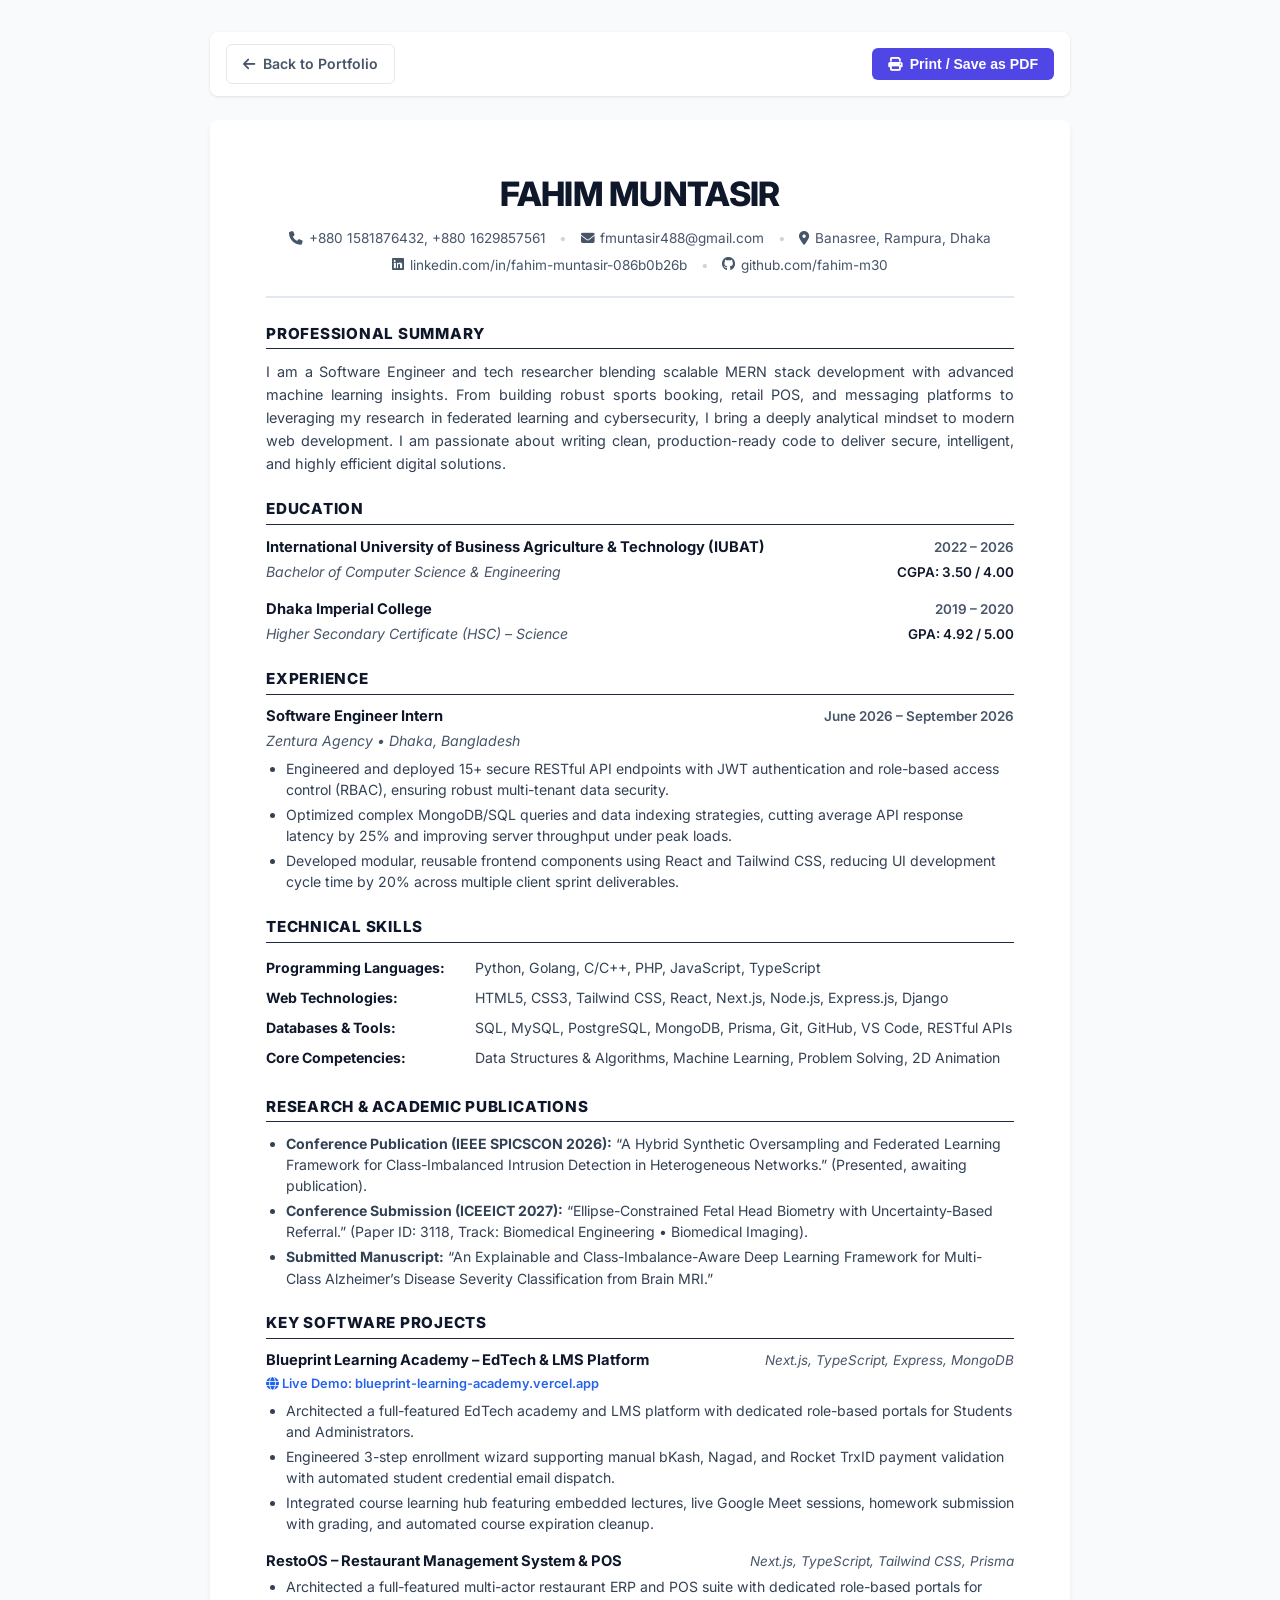
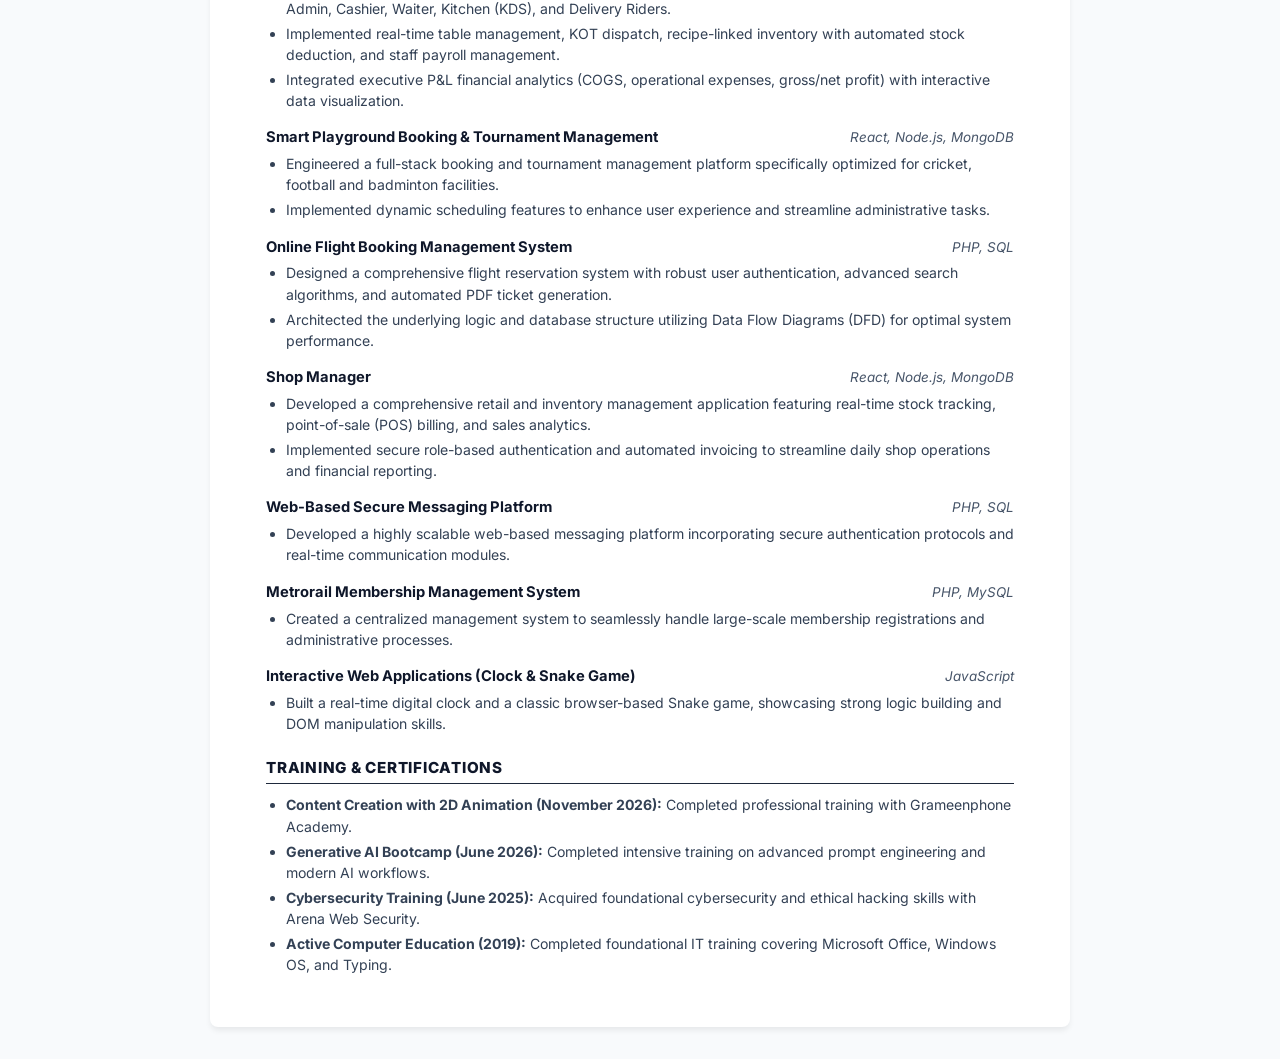
<file: resume.html>
<!DOCTYPE html>
<html lang="en">
<head>
  <meta charset="UTF-8">
  <meta name="viewport" content="width=device-width, initial-scale=1.0">
  <title>Resume - Fahim Muntasir | Software Engineer</title>
  <link rel="preconnect" href="https://fonts.googleapis.com">
  <link rel="preconnect" href="https://fonts.gstatic.com" crossorigin>
  <link href="https://fonts.googleapis.com/css2?family=Inter:wght@400;500;600;700;800&family=JetBrains+Mono:wght@400;500&display=swap" rel="stylesheet">
  <link rel="stylesheet" href="https://cdnjs.cloudflare.com/ajax/libs/font-awesome/6.5.1/css/all.min.css">
  
  <style>
    :root {
      --primary: #1e293b;
      --secondary: #475569;
      --accent: #4f46e5;
      --border: #e2e8f0;
      --bg: #f8fafc;
    }

    * {
      box-sizing: border-box;
      margin: 0;
      padding: 0;
    }

    body {
      font-family: 'Inter', sans-serif;
      background-color: var(--bg);
      color: var(--primary);
      line-height: 1.55;
      padding: 2rem 1rem;
    }

    .toolbar {
      max-width: 860px;
      margin: 0 auto 1.5rem auto;
      display: flex;
      justify-content: space-between;
      align-items: center;
      padding: 0.75rem 1rem;
      background: #ffffff;
      border-radius: 8px;
      box-shadow: 0 1px 3px rgba(0,0,0,0.1);
    }

    .btn {
      display: inline-flex;
      align-items: center;
      gap: 0.5rem;
      padding: 0.5rem 1rem;
      border-radius: 6px;
      font-size: 0.88rem;
      font-weight: 600;
      cursor: pointer;
      text-decoration: none;
      border: none;
      transition: all 0.2s;
    }

    .btn-primary {
      background: var(--accent);
      color: #ffffff;
    }

    .btn-primary:hover {
      background: #4338ca;
    }

    .btn-outline {
      background: #ffffff;
      color: var(--secondary);
      border: 1px solid var(--border);
    }

    .btn-outline:hover {
      background: #f1f5f9;
      color: var(--primary);
    }

    .resume-sheet {
      max-width: 860px;
      margin: 0 auto;
      background: #ffffff;
      padding: 3rem 3.5rem;
      box-shadow: 0 4px 6px -1px rgba(0,0,0,0.08);
      border-radius: 8px;
    }

    .header {
      text-align: center;
      border-bottom: 2px solid var(--border);
      padding-bottom: 1.25rem;
      margin-bottom: 1.5rem;
    }

    .name {
      font-size: 2.1rem;
      font-weight: 800;
      letter-spacing: -0.02em;
      color: #0f172a;
      text-transform: uppercase;
      margin-bottom: 0.5rem;
    }

    .contact-row {
      display: flex;
      flex-wrap: wrap;
      justify-content: center;
      align-items: center;
      gap: 0.85rem;
      font-size: 0.85rem;
      color: var(--secondary);
    }

    .contact-item {
      display: inline-flex;
      align-items: center;
      gap: 0.35rem;
      color: inherit;
      text-decoration: none;
    }

    .contact-item:hover {
      color: var(--accent);
    }

    .sep {
      color: #cbd5e1;
    }

    .section {
      margin-bottom: 1.4rem;
    }

    .section-title {
      font-size: 0.95rem;
      font-weight: 800;
      letter-spacing: 0.05em;
      text-transform: uppercase;
      color: #0f172a;
      border-bottom: 1px solid var(--primary);
      padding-bottom: 0.2rem;
      margin-bottom: 0.65rem;
    }

    .summary-text {
      font-size: 0.9rem;
      color: #334155;
      text-align: justify;
      line-height: 1.6;
    }

    .entry {
      margin-bottom: 0.95rem;
    }

    .entry-head {
      display: flex;
      justify-content: space-between;
      align-items: baseline;
      font-size: 0.92rem;
      margin-bottom: 0.15rem;
    }

    .entry-title {
      font-weight: 700;
      color: #0f172a;
    }

    .entry-subtitle {
      font-style: italic;
      color: #475569;
      font-size: 0.88rem;
    }

    .entry-date {
      font-size: 0.84rem;
      font-weight: 600;
      color: #475569;
    }

    .entry-grade {
      font-size: 0.84rem;
      font-weight: 600;
      color: #0f172a;
    }

    .bullet-list {
      margin-left: 1.25rem;
      margin-top: 0.25rem;
      font-size: 0.88rem;
      color: #334155;
      line-height: 1.5;
    }

    .bullet-list li {
      margin-bottom: 0.25rem;
    }

    .skills-table {
      width: 100%;
      border-collapse: collapse;
      font-size: 0.88rem;
    }

    .skills-table td {
      padding: 0.25rem 0;
      vertical-align: top;
    }

    .skills-table td:first-child {
      font-weight: 700;
      color: #0f172a;
      width: 28%;
    }

    .skills-table td:last-child {
      color: #334155;
    }

    @media print {
      body {
        background: #ffffff;
        padding: 0;
      }
      .toolbar {
        display: none !important;
      }
      .resume-sheet {
        box-shadow: none;
        padding: 1.5rem 2rem;
        max-width: 100%;
      }
    }
  </style>
</head>
<body>

  <!-- Screen controls -->
  <div class="toolbar">
    <a href="index.html" class="btn btn-outline">
      <i class="fa-solid fa-arrow-left"></i> Back to Portfolio
    </a>
    <div style="display: flex; gap: 0.75rem;">
      <button onclick="window.print()" class="btn btn-primary">
        <i class="fa-solid fa-print"></i> Print / Save as PDF
      </button>
    </div>
  </div>

  <div class="resume-sheet">
    <!-- Header -->
    <header class="header">
      <h1 class="name">Fahim Muntasir</h1>
      <div class="contact-row">
        <span class="contact-item"><i class="fa-solid fa-phone"></i> +880 1581876432, +880 1629857561</span>
        <span class="sep">•</span>
        <a href="mailto:fmuntasir488@gmail.com" class="contact-item"><i class="fa-solid fa-envelope"></i> fmuntasir488@gmail.com</a>
        <span class="sep">•</span>
        <span class="contact-item"><i class="fa-solid fa-location-dot"></i> Banasree, Rampura, Dhaka</span>
      </div>
      <div class="contact-row" style="margin-top: 0.35rem;">
        <a href="https://linkedin.com/in/fahim-muntasir-086b0b26b" target="_blank" class="contact-item"><i class="fa-brands fa-linkedin"></i> linkedin.com/in/fahim-muntasir-086b0b26b</a>
        <span class="sep">•</span>
        <a href="https://github.com/fahim-m30" target="_blank" class="contact-item"><i class="fa-brands fa-github"></i> github.com/fahim-m30</a>
      </div>
    </header>

    <!-- Professional Summary -->
    <section class="section">
      <h2 class="section-title">Professional Summary</h2>
      <p class="summary-text">
        I am a Software Engineer and tech researcher blending scalable MERN stack development with advanced machine learning insights. From building robust sports booking, retail POS, and messaging platforms to leveraging my research in federated learning and cybersecurity, I bring a deeply analytical mindset to modern web development. I am passionate about writing clean, production-ready code to deliver secure, intelligent, and highly efficient digital solutions.
      </p>
    </section>

    <!-- Education -->
    <section class="section">
      <h2 class="section-title">Education</h2>
      
      <div class="entry">
        <div class="entry-head">
          <span class="entry-title">International University of Business Agriculture &amp; Technology (IUBAT)</span>
          <span class="entry-date">2022 – 2026</span>
        </div>
        <div class="entry-head">
          <span class="entry-subtitle">Bachelor of Computer Science &amp; Engineering</span>
          <span class="entry-grade">CGPA: 3.50 / 4.00</span>
        </div>
      </div>

      <div class="entry">
        <div class="entry-head">
          <span class="entry-title">Dhaka Imperial College</span>
          <span class="entry-date">2019 – 2020</span>
        </div>
        <div class="entry-head">
          <span class="entry-subtitle">Higher Secondary Certificate (HSC) – Science</span>
          <span class="entry-grade">GPA: 4.92 / 5.00</span>
        </div>
      </div>
    </section>

    <!-- Experience -->
    <section class="section">
      <h2 class="section-title">Experience</h2>
      <div class="entry">
        <div class="entry-head">
          <span class="entry-title">Software Engineer Intern</span>
          <span class="entry-date">June 2026 – September 2026</span>
        </div>
        <div class="entry-subtitle" style="margin-bottom: 0.35rem;">Zentura Agency • Dhaka, Bangladesh</div>
        <ul class="bullet-list">
          <li>Engineered and deployed 15+ secure RESTful API endpoints with JWT authentication and role-based access control (RBAC), ensuring robust multi-tenant data security.</li>
          <li>Optimized complex MongoDB/SQL queries and data indexing strategies, cutting average API response latency by 25% and improving server throughput under peak loads.</li>
          <li>Developed modular, reusable frontend components using React and Tailwind CSS, reducing UI development cycle time by 20% across multiple client sprint deliverables.</li>
        </ul>
      </div>
    </section>

    <!-- Technical Skills -->
    <section class="section">
      <h2 class="section-title">Technical Skills</h2>
      <table class="skills-table">
        <tr>
          <td>Programming Languages:</td>
          <td>Python, Golang, C/C++, PHP, JavaScript, TypeScript</td>
        </tr>
        <tr>
          <td>Web Technologies:</td>
          <td>HTML5, CSS3, Tailwind CSS, React, Next.js, Node.js, Express.js, Django</td>
        </tr>
        <tr>
          <td>Databases &amp; Tools:</td>
          <td>SQL, MySQL, PostgreSQL, MongoDB, Prisma, Git, GitHub, VS Code, RESTful APIs</td>
        </tr>
        <tr>
          <td>Core Competencies:</td>
          <td>Data Structures &amp; Algorithms, Machine Learning, Problem Solving, 2D Animation</td>
        </tr>
      </table>
    </section>

    <!-- Research & Academic Publications -->
    <section class="section">
      <h2 class="section-title">Research &amp; Academic Publications</h2>
      <ul class="bullet-list">
        <li>
          <strong>Conference Publication (IEEE SPICSCON 2026):</strong> “A Hybrid Synthetic Oversampling and Federated Learning Framework for Class-Imbalanced Intrusion Detection in Heterogeneous Networks.” (Presented, awaiting publication).
        </li>
        <li>
          <strong>Conference Submission (ICEEICT 2027):</strong> “Ellipse-Constrained Fetal Head Biometry with Uncertainty-Based Referral.” (Paper ID: 3118, Track: Biomedical Engineering &bull; Biomedical Imaging).
        </li>
        <li>
          <strong>Submitted Manuscript:</strong> “An Explainable and Class-Imbalance-Aware Deep Learning Framework for Multi-Class Alzheimer’s Disease Severity Classification from Brain MRI.”
        </li>
      </ul>
    </section>

    <!-- Key Software Projects -->
    <section class="section">
      <h2 class="section-title">Key Software Projects</h2>

      <div class="entry">
        <div class="entry-head">
          <span class="entry-title">Blueprint Learning Academy – EdTech &amp; LMS Platform</span>
          <span class="entry-date" style="font-style: italic; font-weight: normal;">Next.js, TypeScript, Express, MongoDB</span>
        </div>
        <div style="font-size: 0.8rem; margin: 0.15rem 0 0.35rem 0;">
          <a href="https://blueprint-learning-academy.vercel.app" target="_blank" style="color: #2563eb; text-decoration: none; font-weight: 600;">
            <i class="fa-solid fa-globe"></i> Live Demo: blueprint-learning-academy.vercel.app
          </a>
        </div>
        <ul class="bullet-list">
          <li>Architected a full-featured EdTech academy and LMS platform with dedicated role-based portals for Students and Administrators.</li>
          <li>Engineered 3-step enrollment wizard supporting manual bKash, Nagad, and Rocket TrxID payment validation with automated student credential email dispatch.</li>
          <li>Integrated course learning hub featuring embedded lectures, live Google Meet sessions, homework submission with grading, and automated course expiration cleanup.</li>
        </ul>
      </div>

      <div class="entry">
        <div class="entry-head">
          <span class="entry-title">RestoOS – Restaurant Management System &amp; POS</span>
          <span class="entry-date" style="font-style: italic; font-weight: normal;">Next.js, TypeScript, Tailwind CSS, Prisma</span>
        </div>
        <ul class="bullet-list">
          <li>Architected a full-featured multi-actor restaurant ERP and POS suite with dedicated role-based portals for Admin, Cashier, Waiter, Kitchen (KDS), and Delivery Riders.</li>
          <li>Implemented real-time table management, KOT dispatch, recipe-linked inventory with automated stock deduction, and staff payroll management.</li>
          <li>Integrated executive P&amp;L financial analytics (COGS, operational expenses, gross/net profit) with interactive data visualization.</li>
        </ul>
      </div>

      <div class="entry">
        <div class="entry-head">
          <span class="entry-title">Smart Playground Booking &amp; Tournament Management</span>
          <span class="entry-date" style="font-style: italic; font-weight: normal;">React, Node.js, MongoDB</span>
        </div>
        <ul class="bullet-list">
          <li>Engineered a full-stack booking and tournament management platform specifically optimized for cricket, football and badminton facilities.</li>
          <li>Implemented dynamic scheduling features to enhance user experience and streamline administrative tasks.</li>
        </ul>
      </div>

      <div class="entry">
        <div class="entry-head">
          <span class="entry-title">Online Flight Booking Management System</span>
          <span class="entry-date" style="font-style: italic; font-weight: normal;">PHP, SQL</span>
        </div>
        <ul class="bullet-list">
          <li>Designed a comprehensive flight reservation system with robust user authentication, advanced search algorithms, and automated PDF ticket generation.</li>
          <li>Architected the underlying logic and database structure utilizing Data Flow Diagrams (DFD) for optimal system performance.</li>
        </ul>
      </div>

      <div class="entry">
        <div class="entry-head">
          <span class="entry-title">Shop Manager</span>
          <span class="entry-date" style="font-style: italic; font-weight: normal;">React, Node.js, MongoDB</span>
        </div>
        <ul class="bullet-list">
          <li>Developed a comprehensive retail and inventory management application featuring real-time stock tracking, point-of-sale (POS) billing, and sales analytics.</li>
          <li>Implemented secure role-based authentication and automated invoicing to streamline daily shop operations and financial reporting.</li>
        </ul>
      </div>

      <div class="entry">
        <div class="entry-head">
          <span class="entry-title">Web-Based Secure Messaging Platform</span>
          <span class="entry-date" style="font-style: italic; font-weight: normal;">PHP, SQL</span>
        </div>
        <ul class="bullet-list">
          <li>Developed a highly scalable web-based messaging platform incorporating secure authentication protocols and real-time communication modules.</li>
        </ul>
      </div>

      <div class="entry">
        <div class="entry-head">
          <span class="entry-title">Metrorail Membership Management System</span>
          <span class="entry-date" style="font-style: italic; font-weight: normal;">PHP, MySQL</span>
        </div>
        <ul class="bullet-list">
          <li>Created a centralized management system to seamlessly handle large-scale membership registrations and administrative processes.</li>
        </ul>
      </div>

      <div class="entry">
        <div class="entry-head">
          <span class="entry-title">Interactive Web Applications (Clock &amp; Snake Game)</span>
          <span class="entry-date" style="font-style: italic; font-weight: normal;">JavaScript</span>
        </div>
        <ul class="bullet-list">
          <li>Built a real-time digital clock and a classic browser-based Snake game, showcasing strong logic building and DOM manipulation skills.</li>
        </ul>
      </div>
    </section>

    <!-- Training & Certifications -->
    <section class="section" style="margin-bottom: 0;">
      <h2 class="section-title">Training &amp; Certifications</h2>
      <ul class="bullet-list">
        <li><strong>Content Creation with 2D Animation (November 2026):</strong> Completed professional training with Grameenphone Academy.</li>
        <li><strong>Generative AI Bootcamp (June 2026):</strong> Completed intensive training on advanced prompt engineering and modern AI workflows.</li>
        <li><strong>Cybersecurity Training (June 2025):</strong> Acquired foundational cybersecurity and ethical hacking skills with Arena Web Security.</li>
        <li><strong>Active Computer Education (2019):</strong> Completed foundational IT training covering Microsoft Office, Windows OS, and Typing.</li>
      </ul>
    </section>
  </div>

</body>
</html>
</file>
<file: assets/css/style.css>
/* ==========================================================================
   Fahim Muntasir - Ultra-Luxury Developer Portfolio
   Aesthetic: Bespoke Espresso, Rich Mocha & Warm Amber Gold.
   Inspired by luxury editorial craftsmanship & warm obsidian minimalism.
   ========================================================================== */

:root {
  --font-sans: 'Plus Jakarta Sans', 'Inter', -apple-system, BlinkMacSystemFont, 'Segoe UI', Roboto, sans-serif;
  --font-mono: 'JetBrains Mono', 'Fira Code', monospace;

  /* Luxury Espresso & Warm Amber Dark Theme (Default) */
  --bg-primary: #0d0b09;             /* Roasted Espresso obsidian */
  --bg-secondary: #14110e;           /* Rich Dark Mocha */
  --bg-surface: #1b1713;             /* Warm Charcoal Surface */
  --bg-card: rgba(26, 22, 18, 0.78); /* Frosted Dark Espresso Card */
  --bg-card-hover: rgba(38, 31, 25, 0.9);
  
  --border-color: rgba(245, 158, 11, 0.12);
  --border-hover: rgba(245, 158, 11, 0.28);
  --border-focus: rgba(245, 158, 11, 0.6);
  
  --text-primary: #fdfaf6;           /* Warm Champagne White */
  --text-secondary: #c9baa8;         /* Warm Oat / Silk Beige */
  --text-muted: #8f7d6c;             /* Toasted Amber Earth */
  
  --accent-primary: #e69547;         /* Burnished Bronze */
  --accent-primary-light: #fbbf24;   /* Warm Luminous Amber */
  --accent-gold: #f59e0b;
  --accent-emerald: #10b981;         /* Vivid Emerald for Live Indicators */
  --accent-cyan: #38bdf8;
  
  --badge-bg: rgba(245, 158, 11, 0.12);
  --badge-text: #fbbf24;
  --badge-border: rgba(245, 158, 11, 0.25);
  
  --nav-bg: rgba(13, 11, 9, 0.88);
  --nav-border: rgba(245, 158, 11, 0.08);
  --glow-color: rgba(245, 158, 11, 0.14);
  
  --shadow-sm: 0 1px 2px 0 rgba(0, 0, 0, 0.6);
  --shadow-md: 0 4px 14px -2px rgba(0, 0, 0, 0.7);
  --shadow-xl: 0 20px 35px -8px rgba(0, 0, 0, 0.85);
  --shadow-glow: 0 0 45px -10px rgba(245, 158, 11, 0.2);
  
  --radius-sm: 8px;
  --radius-md: 12px;
  --radius-lg: 18px;
  --radius-full: 9999px;
  
  --transition: all 0.25s cubic-bezier(0.16, 1, 0.3, 1);
}

[data-theme="light"] {
  --bg-primary: #fdfaf6;             /* Warm Creamy Alabaster */
  --bg-secondary: #f5efe8;           /* Soft Warm Sand */
  --bg-surface: #ebe3d8;             /* Warm Surface Ivory */
  --bg-card: rgba(255, 255, 255, 0.92);
  --bg-card-hover: #ffffff;
  
  --border-color: rgba(90, 60, 30, 0.1);
  --border-hover: rgba(217, 119, 6, 0.3);
  --border-focus: rgba(217, 119, 6, 0.6);
  
  --text-primary: #261e16;           /* Roasted Dark Coffee */
  --text-secondary: #635345;         /* Deep Warm Walnut */
  --text-muted: #9c8b7c;             /* Toasted Earth */
  
  --accent-primary: #c2691e;         /* Warm Caramel Leather */
  --accent-primary-light: #d97706;   /* Golden Amber */
  --accent-gold: #b45309;
  --accent-emerald: #059669;
  --accent-cyan: #0284c7;
  
  --badge-bg: rgba(194, 105, 30, 0.09);
  --badge-text: #92400e;
  --badge-border: rgba(194, 105, 30, 0.22);
  
  --nav-bg: rgba(253, 250, 246, 0.88);
  --nav-border: rgba(90, 60, 30, 0.08);
  --glow-color: rgba(217, 119, 6, 0.08);
  
  --shadow-sm: 0 1px 2px 0 rgba(40, 25, 10, 0.04);
  --shadow-md: 0 4px 14px -2px rgba(40, 25, 10, 0.06);
  --shadow-xl: 0 20px 30px -6px rgba(40, 25, 10, 0.08);
  --shadow-glow: 0 0 35px -5px rgba(217, 119, 6, 0.12);
}

/* Base Setup */
*, *::before, *::after {
  box-sizing: border-box;
  margin: 0;
  padding: 0;
}

html {
  scroll-behavior: smooth;
  font-size: 16px;
  -webkit-font-smoothing: antialiased;
  -moz-osx-font-smoothing: grayscale;
}

body {
  font-family: var(--font-sans);
  background-color: var(--bg-primary);
  color: var(--text-primary);
  line-height: 1.65;
  letter-spacing: -0.012em;
  transition: background-color 0.3s ease, color 0.3s ease;
  overflow-x: hidden;
  position: relative;
}

/* Ambient Canvas Mesh with Warm Amber Vignette */
.bg-mesh {
  position: fixed;
  inset: 0;
  z-index: -1;
  background-image: 
    radial-gradient(ellipse 65% 50% at 20% 0%, var(--glow-color) 0%, transparent 60%),
    radial-gradient(ellipse 55% 45% at 85% 70%, rgba(230, 149, 71, 0.08) 0%, transparent 55%),
    linear-gradient(to right, var(--border-color) 1px, transparent 1px),
    linear-gradient(to bottom, var(--border-color) 1px, transparent 1px);
  background-size: 100% 100%, 100% 100%, 54px 54px, 54px 54px;
  background-position: 0 0, 0 0, -1px -1px, -1px -1px;
  opacity: 0.75;
  pointer-events: none;
}

h1, h2, h3, h4, h5, h6 {
  font-family: var(--font-sans);
  color: var(--text-primary);
  font-weight: 700;
  line-height: 1.25;
  letter-spacing: -0.03em;
}

a {
  color: inherit;
  text-decoration: none;
  transition: var(--transition);
}

button {
  font-family: inherit;
  cursor: pointer;
  border: none;
  background: none;
}

.container {
  width: 100%;
  max-width: 1180px;
  margin-left: auto;
  margin-right: auto;
  padding-left: 1.5rem;
  padding-right: 1.5rem;
}

/* Navbar */
.navbar {
  position: fixed;
  top: 0;
  left: 0;
  right: 0;
  z-index: 100;
  backdrop-filter: blur(18px);
  -webkit-backdrop-filter: blur(18px);
  background-color: var(--nav-bg);
  border-bottom: 1px solid var(--nav-border);
  transition: var(--transition);
}

.nav-container {
  display: flex;
  align-items: center;
  justify-content: space-between;
  height: 72px;
}

.nav-brand {
  display: flex;
  align-items: center;
  gap: 0.85rem;
  font-weight: 700;
  font-size: 1.1rem;
}

.brand-avatar {
  width: 40px;
  height: 40px;
  border-radius: 50%;
  object-fit: cover;
  border: 2px solid var(--accent-primary);
  box-shadow: 0 0 14px rgba(230, 149, 71, 0.35);
}

.brand-text {
  display: flex;
  flex-direction: column;
}

.brand-name {
  font-size: 1rem;
  font-weight: 700;
  line-height: 1.15;
}

.brand-title {
  font-size: 0.72rem;
  color: var(--text-secondary);
  font-family: var(--font-mono);
}

.nav-menu {
  display: flex;
  align-items: center;
  gap: 1.75rem;
  list-style: none;
}

.nav-link {
  font-size: 0.92rem;
  font-weight: 500;
  color: var(--text-secondary);
  position: relative;
  padding: 0.4rem 0.2rem;
}

.nav-link:hover,
.nav-link.active {
  color: var(--text-primary);
}

.nav-link.active::after {
  content: '';
  position: absolute;
  bottom: -2px;
  left: 0;
  right: 0;
  height: 2px;
  background: linear-gradient(90deg, var(--accent-primary), var(--accent-primary-light));
  border-radius: 2px;
}

.nav-actions {
  display: flex;
  align-items: center;
  gap: 0.75rem;
}

.status-pill {
  display: inline-flex;
  align-items: center;
  gap: 0.5rem;
  font-size: 0.75rem;
  font-weight: 600;
  padding: 0.35rem 0.8rem;
  border-radius: var(--radius-full);
  background: rgba(16, 185, 129, 0.1);
  color: var(--accent-emerald);
  border: 1px solid rgba(16, 185, 129, 0.25);
}

.status-dot {
  width: 8px;
  height: 8px;
  border-radius: 50%;
  background-color: var(--accent-emerald);
  box-shadow: 0 0 8px var(--accent-emerald);
  animation: pulse-dot 2s infinite;
}

@keyframes pulse-dot {
  0%, 100% { opacity: 1; transform: scale(1); }
  50% { opacity: 0.4; transform: scale(0.85); }
}

.theme-btn, .mobile-toggle {
  width: 38px;
  height: 38px;
  border-radius: var(--radius-sm);
  display: flex;
  align-items: center;
  justify-content: center;
  color: var(--text-secondary);
  border: 1px solid var(--border-color);
  background-color: var(--bg-card);
  transition: var(--transition);
  position: relative;
}

.theme-btn:hover, .mobile-toggle:hover {
  color: var(--text-primary);
  border-color: var(--border-focus);
}

.kbd-shortcut {
  font-size: 0.65rem;
  font-family: var(--font-mono);
  background: rgba(245, 158, 11, 0.1);
  border: 1px solid var(--border-color);
  padding: 0.1rem 0.35rem;
  border-radius: 4px;
  color: var(--accent-primary-light);
  margin-left: 0.25rem;
}

.mobile-toggle {
  display: none;
}

/* Hero Section */
.hero-section {
  padding-top: 135px;
  padding-bottom: 75px;
  position: relative;
}

.hero-grid {
  display: grid;
  grid-template-columns: 1.25fr 0.95fr;
  gap: 3.5rem;
  align-items: center;
}

.hero-tag {
  display: inline-flex;
  align-items: center;
  gap: 0.55rem;
  font-size: 0.82rem;
  font-weight: 600;
  padding: 0.4rem 0.95rem;
  border-radius: var(--radius-full);
  background: var(--badge-bg);
  color: var(--badge-text);
  border: 1px solid var(--badge-border);
  margin-bottom: 1.25rem;
  box-shadow: 0 0 20px rgba(245, 158, 11, 0.15);
}

.hero-title {
  font-size: clamp(2.4rem, 4.8vw, 3.5rem);
  font-weight: 800;
  line-height: 1.12;
  margin-bottom: 1.25rem;
}

.text-gradient {
  background: linear-gradient(135deg, #fef3c7 0%, #fbbf24 45%, #ea580c 100%);
  -webkit-background-clip: text;
  -webkit-text-fill-color: transparent;
}

.hero-desc {
  font-size: 1.1rem;
  color: var(--text-secondary);
  line-height: 1.75;
  margin-bottom: 2rem;
}

.hero-desc strong {
  color: var(--text-primary);
  font-weight: 600;
}

.hero-cta {
  display: flex;
  align-items: center;
  gap: 1rem;
  flex-wrap: wrap;
  margin-bottom: 2.25rem;
}

.btn {
  display: inline-flex;
  align-items: center;
  gap: 0.6rem;
  font-size: 0.95rem;
  font-weight: 600;
  padding: 0.75rem 1.4rem;
  border-radius: var(--radius-md);
  transition: var(--transition);
  border: 1px solid transparent;
}

.btn-primary {
  background: linear-gradient(135deg, #d97706 0%, #b45309 100%);
  color: #ffffff;
  box-shadow: 0 4px 18px rgba(217, 119, 6, 0.35);
}

.btn-primary:hover {
  transform: translateY(-2px);
  box-shadow: 0 8px 25px rgba(245, 158, 11, 0.5);
  background: linear-gradient(135deg, #f59e0b 0%, #d97706 100%);
}

.btn-outline {
  border-color: var(--border-color);
  background-color: var(--bg-card);
  color: var(--text-primary);
}

.btn-outline:hover {
  border-color: var(--border-hover);
  background-color: var(--bg-card-hover);
  transform: translateY(-2px);
}

.hero-meta {
  display: flex;
  align-items: center;
  gap: 1.75rem;
  padding-top: 1.5rem;
  border-top: 1px solid var(--border-color);
  font-size: 0.88rem;
  color: var(--text-secondary);
  flex-wrap: wrap;
}

.meta-item {
  display: flex;
  align-items: center;
  gap: 0.5rem;
}

.meta-item i {
  color: var(--accent-primary-light);
}

/* Now Card in Hero */
.now-card {
  display: flex;
  align-items: flex-start;
  gap: 0.85rem;
  margin-top: 1.5rem;
  padding: 0.85rem 1.1rem;
  border-radius: var(--radius-md);
  background: rgba(245, 158, 11, 0.06);
  border: 1px solid rgba(245, 158, 11, 0.2);
  font-size: 0.86rem;
  color: var(--text-secondary);
}

.now-tag {
  display: inline-flex;
  align-items: center;
  gap: 0.35rem;
  font-size: 0.72rem;
  font-weight: 700;
  text-transform: uppercase;
  color: var(--accent-primary-light);
  background: rgba(245, 158, 11, 0.15);
  padding: 0.15rem 0.55rem;
  border-radius: var(--radius-full);
  flex-shrink: 0;
}

/* Hero Portrait Card */
.hero-card-wrapper {
  position: relative;
  display: flex;
  justify-content: center;
}

.hero-card {
  position: relative;
  width: 100%;
  max-width: 380px;
  background: var(--bg-card);
  border: 1px solid var(--border-color);
  border-radius: var(--radius-lg);
  padding: 1.5rem;
  box-shadow: var(--shadow-xl), var(--shadow-glow);
  backdrop-filter: blur(20px);
  -webkit-backdrop-filter: blur(20px);
  transition: var(--transition);
}

.hero-card:hover {
  border-color: var(--border-focus);
  transform: translateY(-4px);
}

.card-img-container {
  width: 100%;
  aspect-ratio: 1 / 1.15;
  border-radius: var(--radius-md);
  overflow: hidden;
  position: relative;
  margin-bottom: 1.25rem;
  background-color: var(--bg-secondary);
  border: 1px solid var(--border-color);
}

.card-img {
  width: 100%;
  height: 100%;
  object-fit: cover;
  object-position: top center;
  transition: transform 0.5s ease;
}

.hero-card:hover .card-img {
  transform: scale(1.03);
}

.card-img-badge {
  position: absolute;
  bottom: 12px;
  left: 12px;
  right: 12px;
  background: rgba(13, 11, 9, 0.9);
  backdrop-filter: blur(12px);
  -webkit-backdrop-filter: blur(12px);
  border: 1px solid rgba(245, 158, 11, 0.2);
  border-radius: var(--radius-sm);
  padding: 0.6rem 0.85rem;
  display: flex;
  align-items: center;
  justify-content: space-between;
  color: #ffffff;
}

.badge-role {
  font-size: 0.82rem;
  font-weight: 600;
}

.badge-location {
  font-size: 0.72rem;
  color: #c9baa8;
  display: flex;
  align-items: center;
  gap: 0.3rem;
}

.floating-pill {
  position: absolute;
  background: var(--bg-surface);
  border: 1px solid var(--border-hover);
  border-radius: var(--radius-full);
  padding: 0.5rem 1rem;
  box-shadow: var(--shadow-md);
  font-size: 0.78rem;
  font-weight: 600;
  display: flex;
  align-items: center;
  gap: 0.5rem;
  animation: float-pill 6s ease-in-out infinite;
  z-index: 2;
}

.pill-top-right {
  top: -12px;
  right: -15px;
  animation-delay: 0s;
}

.pill-bottom-left {
  bottom: -15px;
  left: -20px;
  animation-delay: 3s;
}

@keyframes float-pill {
  0%, 100% { transform: translateY(0); }
  50% { transform: translateY(-8px); }
}

.card-stats {
  display: grid;
  grid-template-columns: repeat(3, 1fr);
  gap: 0.75rem;
  text-align: center;
  padding-top: 0.75rem;
  border-top: 1px solid var(--border-color);
}

.stat-item .stat-num {
  font-size: 1.18rem;
  font-weight: 800;
  color: var(--accent-primary-light);
}

.stat-item .stat-label {
  font-size: 0.72rem;
  color: var(--text-muted);
  text-transform: uppercase;
  letter-spacing: 0.05em;
}

/* Sections Global */
.section {
  padding: 95px 0;
  position: relative;
}

.section-header {
  text-align: center;
  max-width: 680px;
  margin: 0 auto 3.5rem auto;
}

.section-tag {
  display: inline-block;
  font-size: 0.78rem;
  font-weight: 700;
  text-transform: uppercase;
  letter-spacing: 0.1em;
  color: var(--accent-primary-light);
  margin-bottom: 0.6rem;
}

.section-title {
  font-size: clamp(1.85rem, 3.2vw, 2.5rem);
  font-weight: 800;
  margin-bottom: 0.9rem;
}

.section-desc {
  font-size: 1rem;
  color: var(--text-secondary);
}

/* About / Story Section */
.about-grid {
  display: grid;
  grid-template-columns: 1.1fr 0.9fr;
  gap: 3rem;
  align-items: start;
}

.story-card {
  background: var(--bg-card);
  border: 1px solid var(--border-color);
  border-radius: var(--radius-lg);
  padding: 2.25rem;
  box-shadow: var(--shadow-sm);
  backdrop-filter: blur(16px);
}

.story-card p {
  color: var(--text-secondary);
  font-size: 1.02rem;
  margin-bottom: 1.25rem;
  line-height: 1.8;
}

.story-card p strong {
  color: var(--text-primary);
}

.story-highlights {
  display: grid;
  grid-template-columns: repeat(2, 1fr);
  gap: 1.25rem;
  margin-top: 1.75rem;
  padding-top: 1.5rem;
  border-top: 1px solid var(--border-color);
}

.highlight-box {
  display: flex;
  gap: 0.85rem;
}

.highlight-icon {
  width: 38px;
  height: 38px;
  border-radius: var(--radius-sm);
  background: var(--badge-bg);
  color: var(--accent-primary-light);
  display: flex;
  align-items: center;
  justify-content: center;
  font-size: 1.05rem;
  flex-shrink: 0;
  border: 1px solid var(--badge-border);
}

.highlight-info h4 {
  font-size: 0.95rem;
  font-weight: 700;
  margin-bottom: 0.2rem;
}

.highlight-info p {
  font-size: 0.84rem;
  color: var(--text-muted);
  margin: 0;
  line-height: 1.4;
}

/* Terminal Card */
.terminal-card {
  background: #090705;
  border: 1px solid var(--border-color);
  border-radius: var(--radius-lg);
  overflow: hidden;
  box-shadow: var(--shadow-xl);
  font-family: var(--font-mono);
}

.terminal-header {
  background: #14100d;
  padding: 0.8rem 1rem;
  display: flex;
  align-items: center;
  gap: 0.5rem;
  border-bottom: 1px solid rgba(245, 158, 11, 0.1);
}

.terminal-dot {
  width: 12px;
  height: 12px;
  border-radius: 50%;
}

.dot-red { background-color: #ef4444; }
.dot-yellow { background-color: #f59e0b; }
.dot-green { background-color: #10b981; }

.terminal-title {
  margin-left: auto;
  margin-right: auto;
  font-size: 0.76rem;
  color: #8f7d6c;
}

.terminal-body {
  padding: 1.25rem;
  min-height: 320px;
  max-height: 400px;
  overflow-y: auto;
  font-size: 0.84rem;
  color: #f5efe8;
}

.term-line {
  margin-bottom: 0.75rem;
  line-height: 1.6;
}

.term-prompt {
  color: #10b981;
}

.term-cmd {
  color: #fcd34d;
  font-weight: 600;
}

.term-output {
  color: #c9baa8;
  padding-left: 0.5rem;
  border-left: 2px solid rgba(245, 158, 11, 0.4);
  margin: 0.35rem 0 0.85rem 0.25rem;
}

.term-chips {
  display: flex;
  flex-wrap: wrap;
  gap: 0.4rem;
  margin-top: 1rem;
  padding-top: 0.85rem;
  border-top: 1px dashed rgba(245, 158, 11, 0.15);
}

.term-chip {
  font-size: 0.74rem;
  background: rgba(245, 158, 11, 0.08);
  border: 1px solid rgba(245, 158, 11, 0.18);
  color: #fbbf24;
  padding: 0.25rem 0.6rem;
  border-radius: var(--radius-sm);
  cursor: pointer;
  transition: var(--transition);
}

.term-chip:hover {
  background: #d97706;
  color: #ffffff;
}

/* Research Section */
.research-grid {
  display: grid;
  grid-template-columns: repeat(auto-fit, minmax(340px, 1fr));
  gap: 2rem;
}

.research-card {
  background: var(--bg-card);
  border: 1px solid var(--border-color);
  border-radius: var(--radius-lg);
  padding: 2.25rem;
  display: flex;
  flex-direction: column;
  transition: var(--transition);
  position: relative;
  overflow: hidden;
}

.research-card::before {
  content: '';
  position: absolute;
  top: 0;
  left: 0;
  width: 4px;
  height: 100%;
  background: linear-gradient(to bottom, #d97706, #fbbf24);
}

.research-card:hover {
  border-color: var(--border-focus);
  transform: translateY(-3px);
  box-shadow: var(--shadow-xl);
}

.research-badge-row {
  display: flex;
  align-items: center;
  gap: 0.6rem;
  margin-bottom: 1rem;
  flex-wrap: wrap;
}

.pub-status {
  font-size: 0.72rem;
  font-weight: 700;
  padding: 0.25rem 0.65rem;
  border-radius: var(--radius-full);
  text-transform: uppercase;
}

.status-presented {
  background: rgba(16, 185, 129, 0.12);
  color: var(--accent-emerald);
  border: 1px solid rgba(16, 185, 129, 0.3);
}

.status-submitted {
  background: rgba(245, 158, 11, 0.12);
  color: var(--accent-gold);
  border: 1px solid rgba(245, 158, 11, 0.3);
}

.research-venue {
  font-size: 0.8rem;
  font-family: var(--font-mono);
  color: var(--text-muted);
}

.research-title {
  font-size: 1.25rem;
  font-weight: 700;
  line-height: 1.4;
  margin-bottom: 0.85rem;
}

.research-summary {
  font-size: 0.94rem;
  color: var(--text-secondary);
  line-height: 1.7;
  margin-bottom: 1.25rem;
  flex-grow: 1;
}

.research-tags {
  display: flex;
  flex-wrap: wrap;
  gap: 0.45rem;
  margin-bottom: 1.25rem;
}

.tag-pill {
  font-size: 0.74rem;
  padding: 0.2rem 0.65rem;
  border-radius: var(--radius-full);
  background: var(--bg-surface);
  color: var(--text-secondary);
  border: 1px solid var(--border-color);
}

.research-actions {
  display: flex;
  align-items: center;
  justify-content: space-between;
  padding-top: 1rem;
  border-top: 1px solid var(--border-color);
  flex-wrap: wrap;
  gap: 0.75rem;
}

.research-link {
  display: inline-flex;
  align-items: center;
  gap: 0.45rem;
  font-size: 0.88rem;
  font-weight: 600;
  color: var(--accent-primary-light);
}

.research-link:hover {
  text-decoration: underline;
  gap: 0.65rem;
}

.bibtex-btn {
  display: inline-flex;
  align-items: center;
  gap: 0.35rem;
  font-size: 0.78rem;
  font-family: var(--font-mono);
  padding: 0.35rem 0.75rem;
  border-radius: var(--radius-sm);
  background: var(--bg-surface);
  border: 1px solid var(--border-color);
  color: var(--text-secondary);
  cursor: pointer;
  transition: var(--transition);
}

.bibtex-btn:hover {
  border-color: var(--border-focus);
  color: var(--text-primary);
}

/* Projects Section */
.filter-tabs {
  display: flex;
  align-items: center;
  justify-content: center;
  gap: 0.6rem;
  margin-bottom: 2.75rem;
  flex-wrap: wrap;
}

.filter-btn {
  font-size: 0.88rem;
  font-weight: 600;
  padding: 0.5rem 1.1rem;
  border-radius: var(--radius-full);
  color: var(--text-secondary);
  border: 1px solid var(--border-color);
  background: var(--bg-card);
  transition: var(--transition);
}

.filter-btn:hover {
  color: var(--text-primary);
  border-color: var(--border-hover);
}

.filter-btn.active {
  background: #d97706;
  color: #ffffff;
  border-color: #d97706;
  box-shadow: 0 2px 14px rgba(217, 119, 6, 0.45);
}

.projects-grid {
  display: grid;
  grid-template-columns: repeat(auto-fill, minmax(350px, 1fr));
  gap: 2rem;
}

/* Spotlight Card Base */
.spotlight-card {
  position: relative;
  background: var(--bg-card);
  border: 1px solid var(--border-color);
  border-radius: var(--radius-lg);
  overflow: hidden;
  display: flex;
  flex-direction: column;
  transition: transform 0.25s ease, border-color 0.25s ease, box-shadow 0.25s ease;
}

.spotlight-card:hover {
  border-color: var(--border-hover);
  transform: translateY(-4px);
  box-shadow: var(--shadow-xl);
}

/* Browser Mockup Header in Projects */
.browser-mockup {
  height: 190px;
  background: linear-gradient(180deg, #18130e 0%, #0d0b09 100%);
  border-bottom: 1px solid var(--border-color);
  display: flex;
  flex-direction: column;
  position: relative;
  overflow: hidden;
}

.browser-bar {
  display: flex;
  align-items: center;
  gap: 0.75rem;
  padding: 0.6rem 0.85rem;
  background: rgba(22, 18, 14, 0.8);
  border-bottom: 1px solid rgba(245, 158, 11, 0.08);
  font-family: var(--font-mono);
}

.browser-dots {
  display: flex;
  align-items: center;
  gap: 5px;
}

.browser-dots span {
  width: 9px;
  height: 9px;
  border-radius: 50%;
  display: inline-block;
}

.browser-url {
  font-size: 0.72rem;
  color: #a89a8c;
  background: rgba(0, 0, 0, 0.45);
  padding: 0.15rem 0.6rem;
  border-radius: 4px;
  overflow: hidden;
  text-overflow: ellipsis;
  white-space: nowrap;
  max-width: 220px;
  border: 1px solid rgba(245, 158, 11, 0.1);
}

.browser-canvas {
  flex-grow: 1;
  display: flex;
  align-items: center;
  justify-content: center;
  position: relative;
  padding: 1rem;
}

.mockup-preview-badge {
  display: flex;
  align-items: center;
  gap: 0.6rem;
  background: rgba(245, 158, 11, 0.05);
  border: 1px solid rgba(245, 158, 11, 0.15);
  border-radius: var(--radius-md);
  padding: 0.65rem 1rem;
  color: var(--text-primary);
  font-size: 0.95rem;
  font-weight: 600;
  backdrop-filter: blur(8px);
  transition: transform 0.3s ease;
}

.spotlight-card:hover .mockup-preview-badge {
  transform: scale(1.05);
  border-color: rgba(245, 158, 11, 0.4);
}

.mockup-preview-badge i {
  color: var(--accent-primary-light);
  font-size: 1.25rem;
}

.project-body {
  padding: 1.75rem;
  display: flex;
  flex-direction: column;
  flex-grow: 1;
}

.project-title {
  font-size: 1.25rem;
  font-weight: 700;
  margin-bottom: 0.65rem;
}

.project-desc {
  font-size: 0.92rem;
  color: var(--text-secondary);
  line-height: 1.65;
  margin-bottom: 1.25rem;
  flex-grow: 1;
}

/* Metric Pills */
.project-metrics {
  display: flex;
  flex-wrap: wrap;
  gap: 0.45rem;
  margin-bottom: 1.25rem;
}

.metric-pill {
  font-size: 0.74rem;
  font-weight: 600;
  padding: 0.25rem 0.65rem;
  border-radius: var(--radius-sm);
  background: rgba(245, 158, 11, 0.12);
  color: #fbbf24;
  border: 1px solid rgba(245, 158, 11, 0.28);
  display: inline-flex;
  align-items: center;
  gap: 0.35rem;
}

.metric-pill i {
  color: #f59e0b;
}

.project-tech {
  display: flex;
  flex-wrap: wrap;
  gap: 0.4rem;
  margin-bottom: 1.5rem;
}

.tech-chip {
  font-size: 0.74rem;
  font-family: var(--font-mono);
  padding: 0.22rem 0.6rem;
  border-radius: var(--radius-sm);
  background: var(--bg-surface);
  color: var(--text-secondary);
  border: 1px solid var(--border-color);
  font-weight: 500;
}

/* Light Theme Overrides for Crystal-Clear Visibility & High Contrast */
[data-theme="light"] .metric-pill {
  background: #fdf2db;
  color: #853706;
  border: 1px solid #d99b38;
  font-weight: 700;
}

[data-theme="light"] .metric-pill i {
  color: #b45309;
}

[data-theme="light"] .tech-chip {
  background: #ece1d2;
  color: #24190e;
  border: 1px solid #c9b69f;
  font-weight: 600;
}

[data-theme="light"] .browser-mockup {
  background: linear-gradient(180deg, #f7f1e7 0%, #ebe0d0 100%);
  border-bottom: 1px solid rgba(90, 60, 30, 0.15);
}

[data-theme="light"] .browser-bar {
  background: rgba(242, 233, 222, 0.95);
  border-bottom: 1px solid rgba(90, 60, 30, 0.12);
}

[data-theme="light"] .browser-url {
  color: #4a3828;
  background: rgba(0, 0, 0, 0.06);
  border: 1px solid rgba(90, 60, 30, 0.15);
}

[data-theme="light"] .mockup-preview-badge {
  background: rgba(180, 83, 9, 0.08);
  border: 1px solid rgba(180, 83, 9, 0.25);
  color: #261e16;
  font-weight: 600;
}

[data-theme="light"] .mockup-preview-badge i {
  color: #b45309;
}

[data-theme="light"] .term-chip {
  background: #fdf2db;
  border: 1px solid #d99b38;
  color: #853706;
  font-weight: 600;
}

[data-theme="light"] .term-chip:hover {
  background: #b45309;
  color: #ffffff;
}

[data-theme="light"] .skill-badge {
  background: #ece1d2;
  color: #261e16;
  border: 1px solid #c9b69f;
  font-weight: 600;
}

[data-theme="light"] .skill-badge i {
  color: #b45309;
}

.project-actions {
  display: flex;
  align-items: center;
  justify-content: space-between;
  padding-top: 1rem;
  border-top: 1px solid var(--border-color);
}

.btn-live-preview {
  display: inline-flex;
  align-items: center;
  gap: 0.4rem;
  font-size: 0.82rem;
  font-weight: 700;
  padding: 0.35rem 0.8rem;
  border-radius: var(--radius-sm);
  background: rgba(16, 185, 129, 0.12);
  color: var(--accent-emerald);
  border: 1px solid rgba(16, 185, 129, 0.25);
  transition: var(--transition);
}

.btn-live-preview:hover {
  background: var(--accent-emerald);
  color: #ffffff;
  transform: translateY(-2px);
  box-shadow: 0 4px 12px rgba(16, 185, 129, 0.3);
}

.btn-details {
  font-size: 0.84rem;
  font-weight: 600;
  color: var(--accent-primary-light);
  display: inline-flex;
  align-items: center;
  gap: 0.35rem;
}

.btn-details:hover {
  text-decoration: underline;
}

.action-links {
  display: flex;
  gap: 0.75rem;
}

.action-icon {
  width: 32px;
  height: 32px;
  border-radius: var(--radius-sm);
  background: var(--bg-surface);
  border: 1px solid var(--border-color);
  color: var(--text-secondary);
  display: flex;
  align-items: center;
  justify-content: center;
  font-size: 0.85rem;
  transition: var(--transition);
}

.action-icon:hover {
  color: var(--text-primary);
  border-color: var(--border-hover);
}

/* Timeline */
.timeline-grid {
  display: grid;
  grid-template-columns: 1fr 1fr;
  gap: 3rem;
}

.timeline-column h3 {
  font-size: 1.35rem;
  font-weight: 700;
  margin-bottom: 1.75rem;
  display: flex;
  align-items: center;
  gap: 0.65rem;
}

.timeline-column h3 i {
  color: var(--accent-primary-light);
}

.timeline {
  position: relative;
  padding-left: 1.75rem;
}

.timeline::before {
  content: '';
  position: absolute;
  top: 6px;
  bottom: 0;
  left: 6px;
  width: 2px;
  background: var(--border-color);
}

.timeline-item {
  position: relative;
  margin-bottom: 2rem;
}

.timeline-item::before {
  content: '';
  position: absolute;
  top: 5px;
  left: -1.75rem;
  width: 14px;
  height: 14px;
  border-radius: 50%;
  background: var(--bg-primary);
  border: 3px solid var(--accent-primary);
  z-index: 1;
}

.timeline-meta {
  display: flex;
  align-items: center;
  gap: 0.65rem;
  font-size: 0.78rem;
  font-family: var(--font-mono);
  color: var(--accent-primary-light);
  margin-bottom: 0.35rem;
}

.timeline-role {
  font-size: 1.1rem;
  font-weight: 700;
  margin-bottom: 0.2rem;
}

.timeline-company {
  font-size: 0.9rem;
  color: var(--text-secondary);
  font-weight: 500;
  margin-bottom: 0.6rem;
}

.timeline-details {
  font-size: 0.88rem;
  color: var(--text-muted);
  line-height: 1.6;
}

.timeline-details li {
  margin-left: 1.25rem;
  margin-bottom: 0.4rem;
}

/* Skills Grid */
.skills-container {
  display: grid;
  grid-template-columns: repeat(auto-fit, minmax(260px, 1fr));
  gap: 1.75rem;
}

.skill-category {
  background: var(--bg-card);
  border: 1px solid var(--border-color);
  border-radius: var(--radius-lg);
  padding: 1.75rem;
  transition: var(--transition);
}

.skill-category:hover {
  border-color: var(--border-hover);
}

.skill-category-header {
  display: flex;
  align-items: center;
  gap: 0.75rem;
  margin-bottom: 1.25rem;
}

.skill-cat-icon {
  width: 38px;
  height: 38px;
  border-radius: var(--radius-sm);
  background: var(--badge-bg);
  color: var(--accent-primary-light);
  display: flex;
  align-items: center;
  justify-content: center;
  font-size: 1.1rem;
  border: 1px solid var(--badge-border);
}

.skill-category-header h4 {
  font-size: 1.05rem;
  font-weight: 700;
}

.skill-list {
  display: flex;
  flex-wrap: wrap;
  gap: 0.55rem;
}

.skill-badge {
  display: inline-flex;
  align-items: center;
  gap: 0.45rem;
  font-size: 0.82rem;
  font-weight: 500;
  padding: 0.4rem 0.75rem;
  border-radius: var(--radius-sm);
  background: var(--bg-surface);
  border: 1px solid var(--border-color);
  color: var(--text-primary);
  transition: var(--transition);
}

.skill-badge:hover {
  border-color: var(--accent-primary);
  transform: translateY(-2px);
}

.skill-badge i {
  color: var(--accent-primary-light);
}

/* Contact Section Direct */
.contact-highlight-card {
  background: var(--bg-card);
  border: 1px solid var(--border-color);
  border-radius: var(--radius-lg);
  padding: 2.75rem 2rem;
  text-align: center;
  margin-bottom: 2rem;
  box-shadow: var(--shadow-md);
  backdrop-filter: blur(16px);
}

.contact-method-item {
  display: flex;
  align-items: center;
  gap: 1rem;
  padding: 1.15rem 1.25rem;
  border-radius: var(--radius-md);
  background: var(--bg-card);
  border: 1px solid var(--border-color);
  transition: var(--transition);
}

.contact-method-item:hover {
  border-color: var(--border-hover);
  transform: translateY(-2px);
}

.method-icon {
  width: 42px;
  height: 42px;
  border-radius: var(--radius-sm);
  background: var(--badge-bg);
  color: var(--accent-primary-light);
  display: flex;
  align-items: center;
  justify-content: center;
  font-size: 1.15rem;
  flex-shrink: 0;
  border: 1px solid var(--badge-border);
}

.method-label {
  font-size: 0.74rem;
  color: var(--text-muted);
  text-transform: uppercase;
  letter-spacing: 0.05em;
}

.method-val {
  font-size: 0.92rem;
  font-weight: 600;
  color: var(--text-primary);
  word-break: break-all;
}

.copy-btn {
  margin-left: auto;
  font-size: 0.78rem;
  color: var(--accent-primary-light);
  padding: 0.3rem 0.65rem;
  border-radius: var(--radius-sm);
  background: transparent;
  border: 1px solid var(--border-color);
  transition: var(--transition);
  display: inline-flex;
  align-items: center;
  gap: 0.35rem;
}

.copy-btn:hover {
  background: var(--accent-primary);
  color: #ffffff;
  border-color: var(--accent-primary);
}

/* Footer */
.footer {
  padding: 55px 0 35px 0;
  border-top: 1px solid var(--border-color);
  background: var(--bg-secondary);
}

.footer-top {
  display: flex;
  align-items: center;
  justify-content: space-between;
  margin-bottom: 2rem;
  flex-wrap: wrap;
  gap: 1.5rem;
}

.footer-brand {
  font-size: 1.15rem;
  font-weight: 700;
}

.footer-links {
  display: flex;
  gap: 1.5rem;
  list-style: none;
  font-size: 0.9rem;
  color: var(--text-secondary);
}

.footer-links a:hover {
  color: var(--accent-primary-light);
}

.footer-bottom {
  display: flex;
  align-items: center;
  justify-content: space-between;
  padding-top: 1.5rem;
  border-top: 1px solid var(--border-color);
  font-size: 0.84rem;
  color: var(--text-muted);
  flex-wrap: wrap;
  gap: 1rem;
}

/* Toast */
.toast {
  position: fixed;
  bottom: 24px;
  right: 24px;
  background: #1b1713;
  color: #fdfaf6;
  padding: 0.85rem 1.5rem;
  border-radius: var(--radius-md);
  border: 1px solid rgba(245, 158, 11, 0.3);
  box-shadow: var(--shadow-xl);
  font-size: 0.88rem;
  font-weight: 500;
  display: flex;
  align-items: center;
  gap: 0.6rem;
  z-index: 1000;
  transform: translateY(100px);
  opacity: 0;
  transition: var(--transition);
  pointer-events: none;
}

.toast.show {
  transform: translateY(0);
  opacity: 1;
}

.toast i {
  color: var(--accent-emerald);
}

/* Modal */
.modal-overlay {
  position: fixed;
  inset: 0;
  background: rgba(8, 6, 5, 0.8);
  backdrop-filter: blur(14px);
  -webkit-backdrop-filter: blur(14px);
  z-index: 999;
  display: flex;
  align-items: center;
  justify-content: center;
  padding: 1.5rem;
  opacity: 0;
  visibility: hidden;
  transition: var(--transition);
}

.modal-overlay.active {
  opacity: 1;
  visibility: visible;
}

.modal-box {
  background: #14100d;
  border: 1px solid var(--border-hover);
  border-radius: var(--radius-lg);
  width: 100%;
  max-width: 660px;
  max-height: 85vh;
  overflow-y: auto;
  box-shadow: var(--shadow-xl);
  padding: 2.25rem;
  position: relative;
  transform: scale(0.95);
  transition: var(--transition);
}

.modal-overlay.active .modal-box {
  transform: scale(1);
}

.modal-close {
  position: absolute;
  top: 1.25rem;
  right: 1.25rem;
  font-size: 1.2rem;
  color: var(--text-muted);
  width: 32px;
  height: 32px;
  border-radius: 50%;
  display: flex;
  align-items: center;
  justify-content: center;
  transition: var(--transition);
}

.modal-close:hover {
  background: var(--bg-surface);
  color: var(--text-primary);
}

@media (max-width: 992px) {
  .hero-grid {
    grid-template-columns: 1fr;
    text-align: center;
    gap: 2.5rem;
  }
  .hero-cta, .hero-meta, .now-card {
    justify-content: center;
  }
  .hero-card-wrapper {
    order: -1;
  }
  .about-grid, .timeline-grid, .research-grid {
    grid-template-columns: 1fr;
    gap: 2rem;
  }
}

@media (max-width: 768px) {
  .nav-menu {
    position: fixed;
    top: 72px;
    left: 0;
    right: 0;
    background: var(--bg-secondary);
    border-bottom: 1px solid var(--border-color);
    flex-direction: column;
    padding: 1.5rem;
    gap: 1.25rem;
    transform: translateY(-150%);
    transition: var(--transition);
  }
  .nav-menu.open {
    transform: translateY(0);
  }
  .mobile-toggle {
    display: flex;
  }
  .status-pill {
    display: none;
  }
  .story-highlights {
    grid-template-columns: 1fr;
  }
  .projects-grid {
    grid-template-columns: 1fr;
  }
}
</file>
